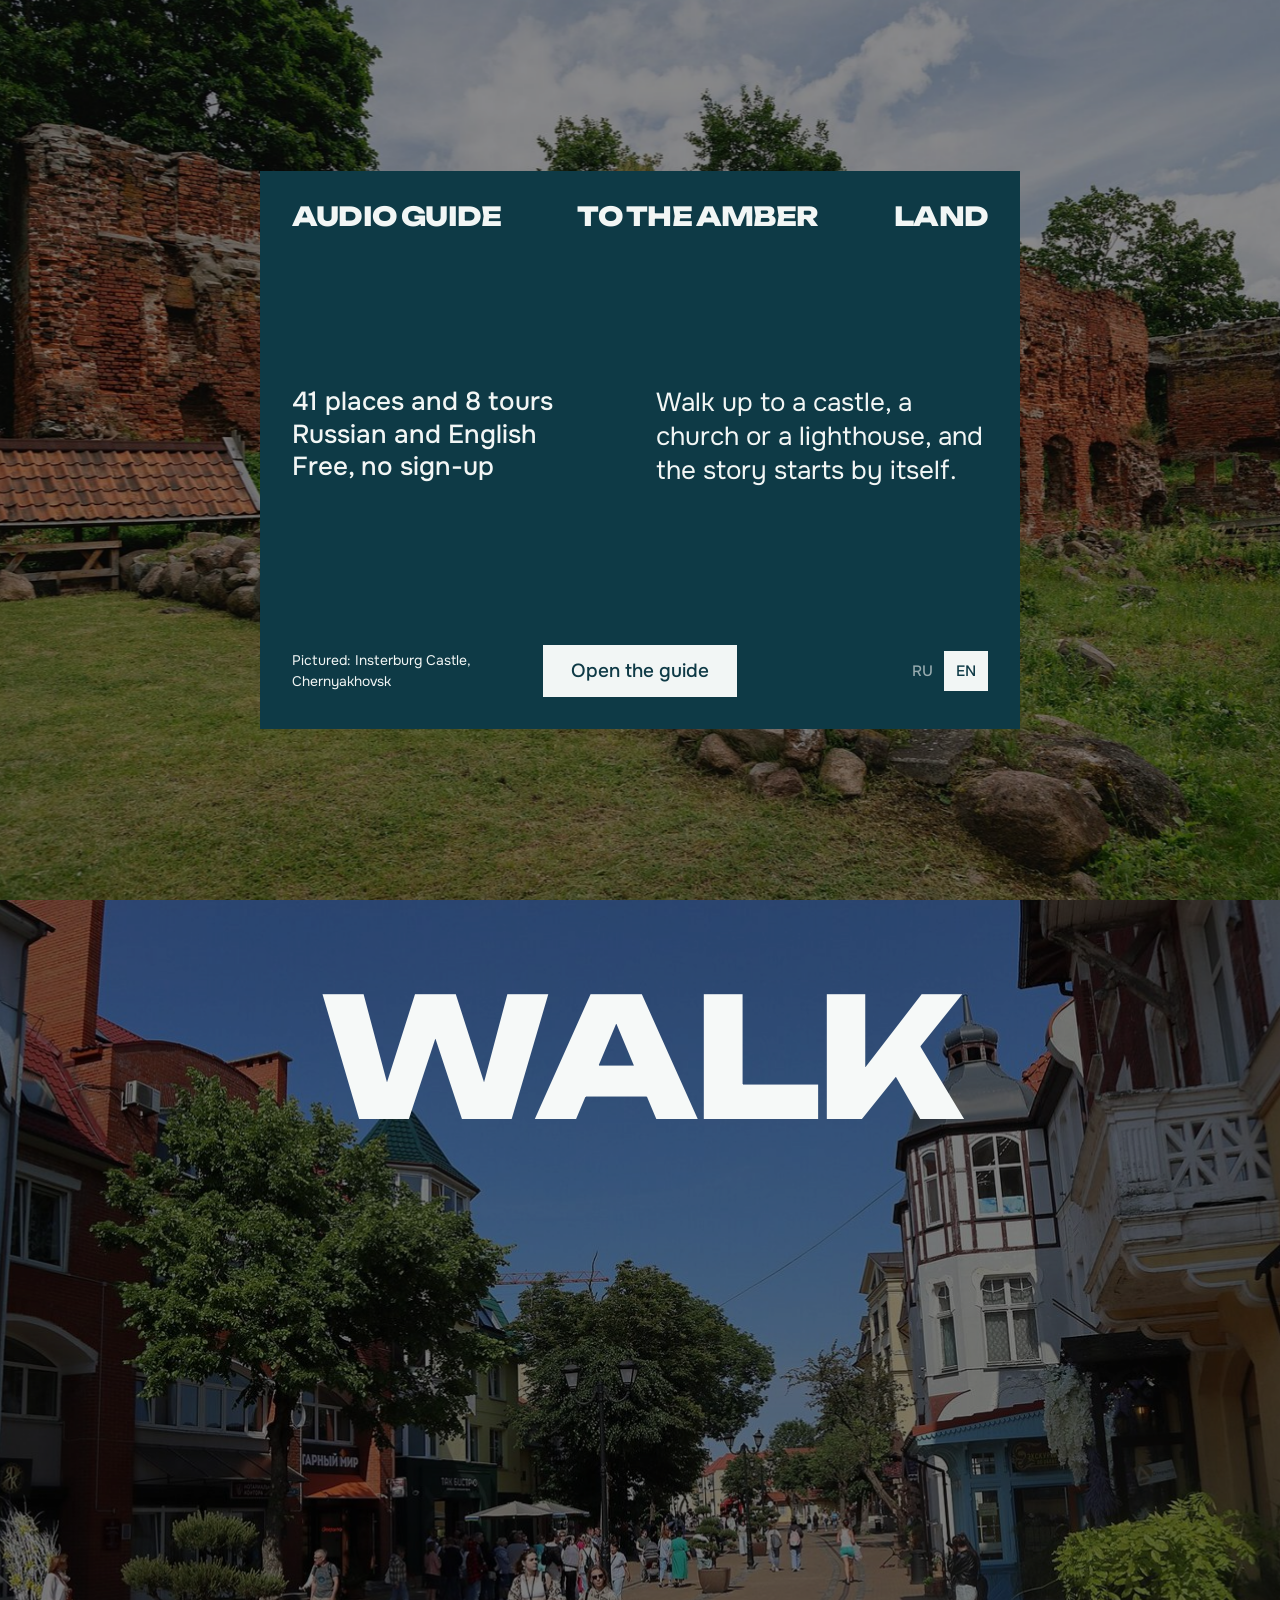
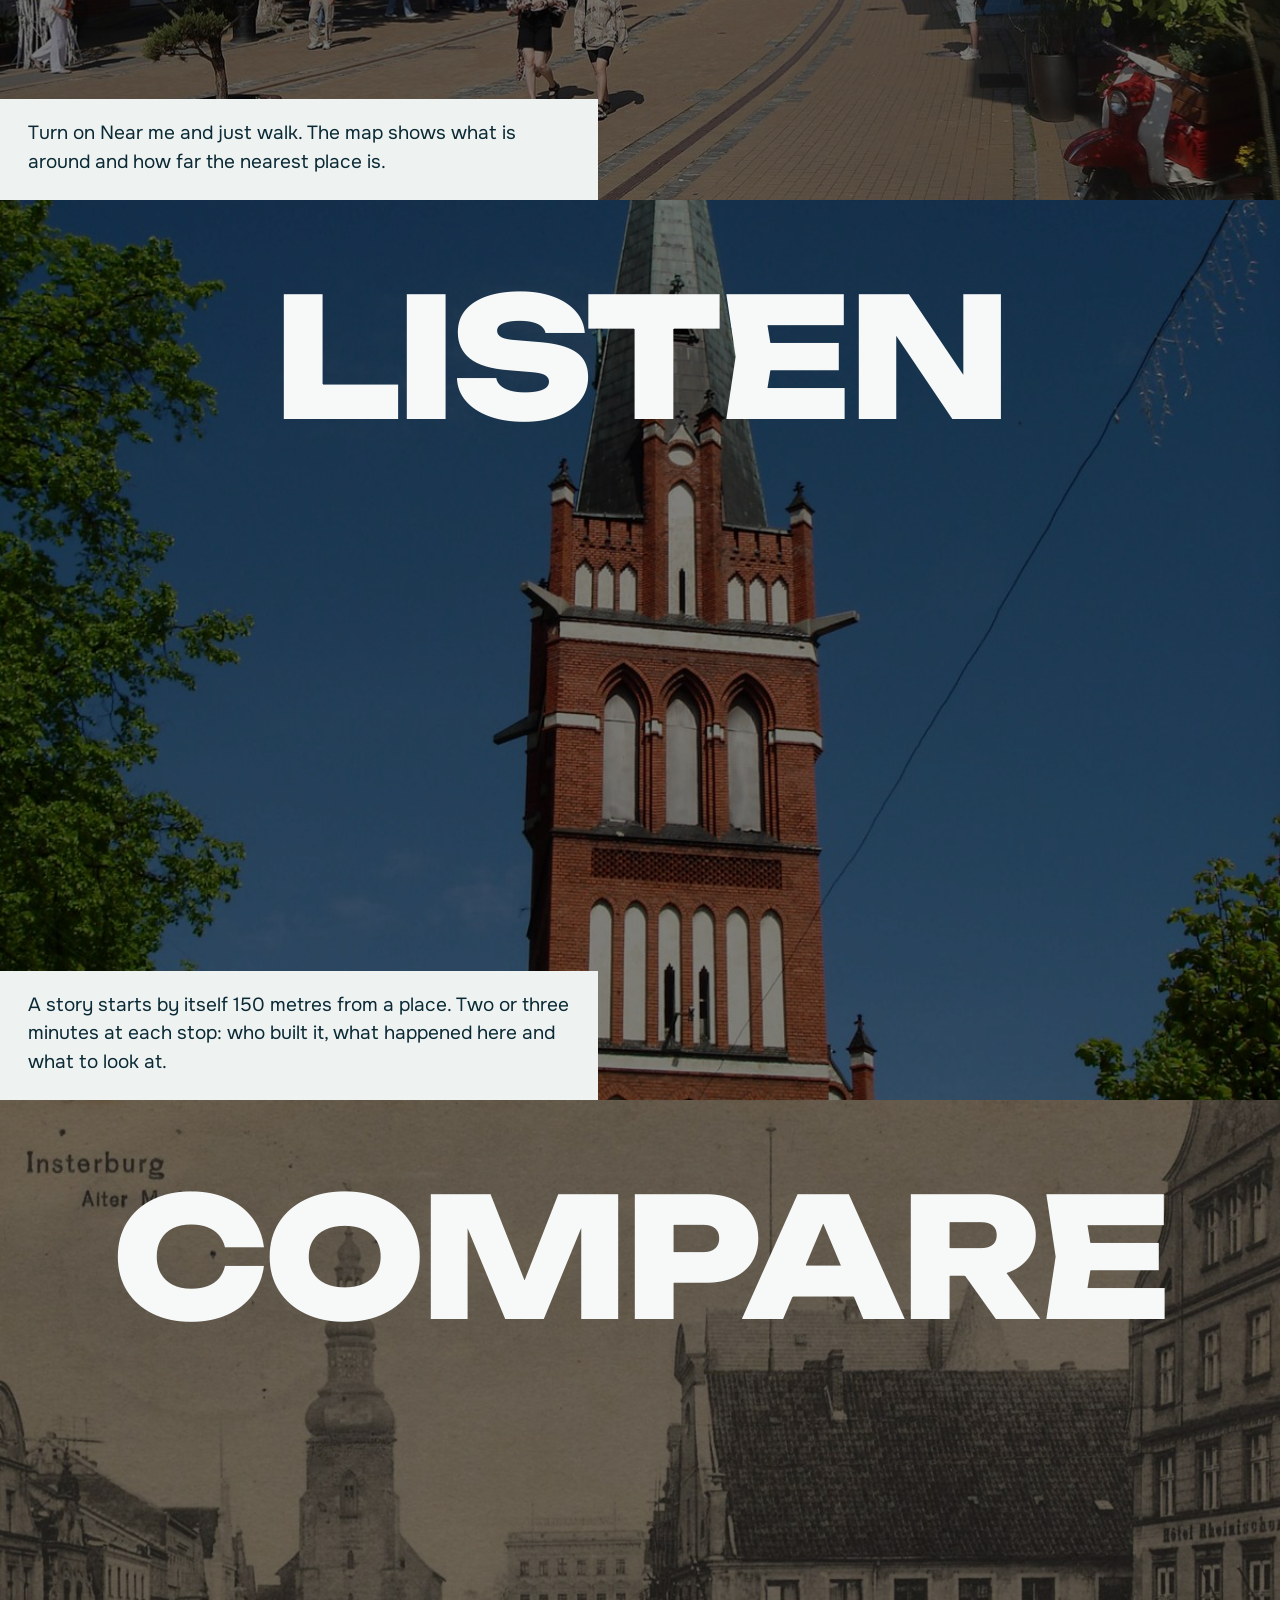
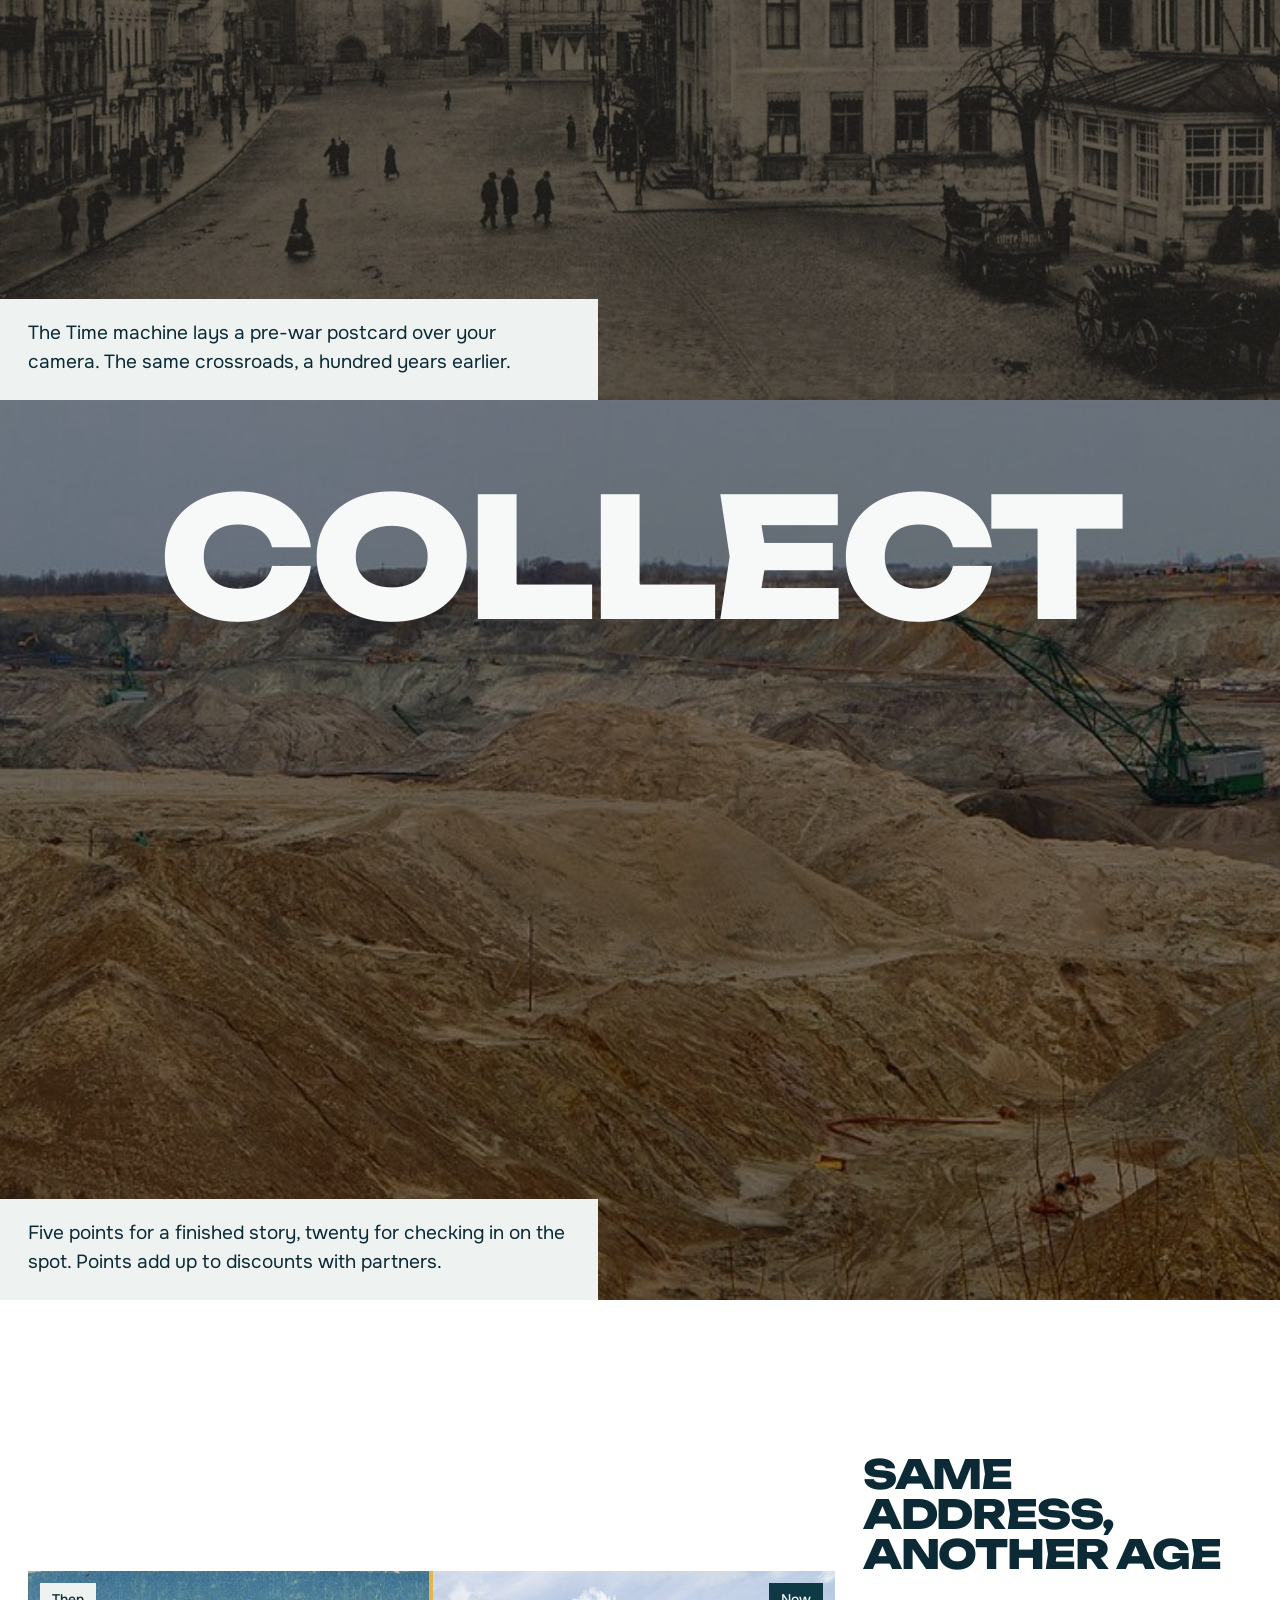
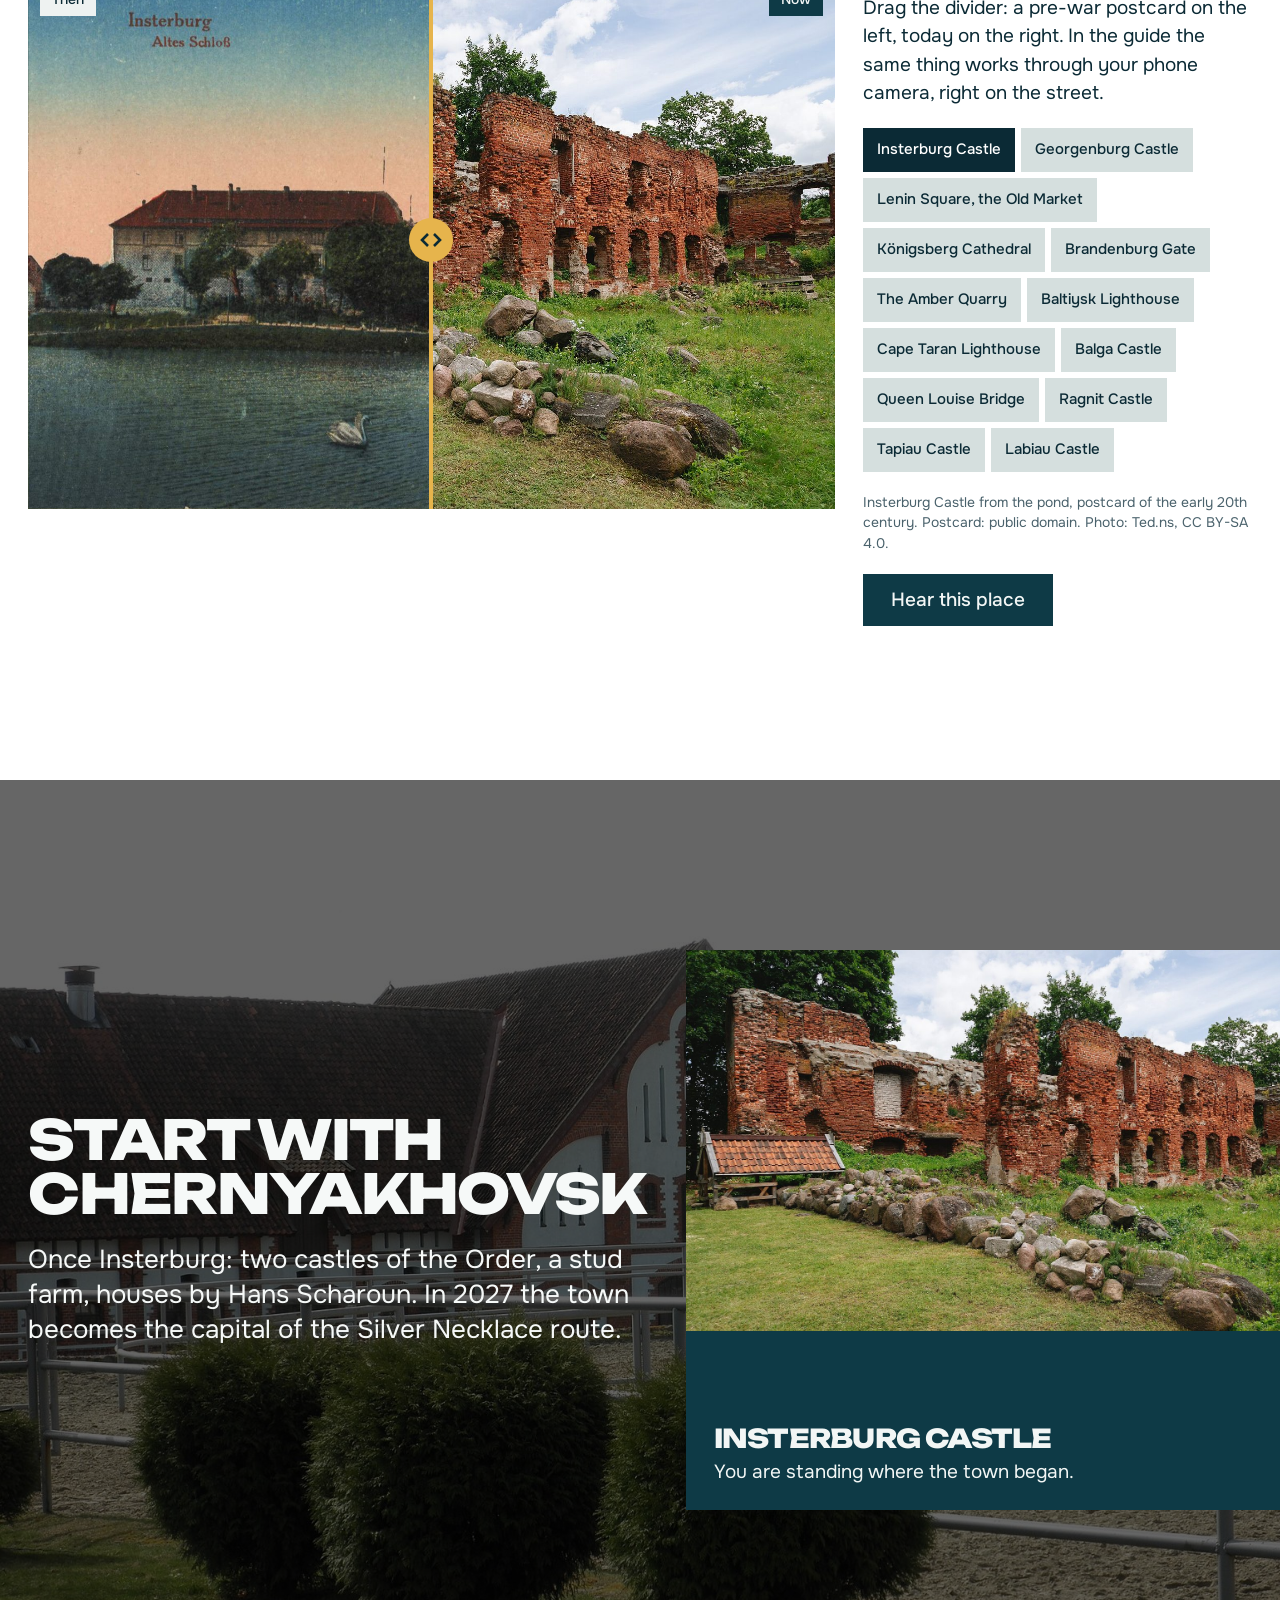
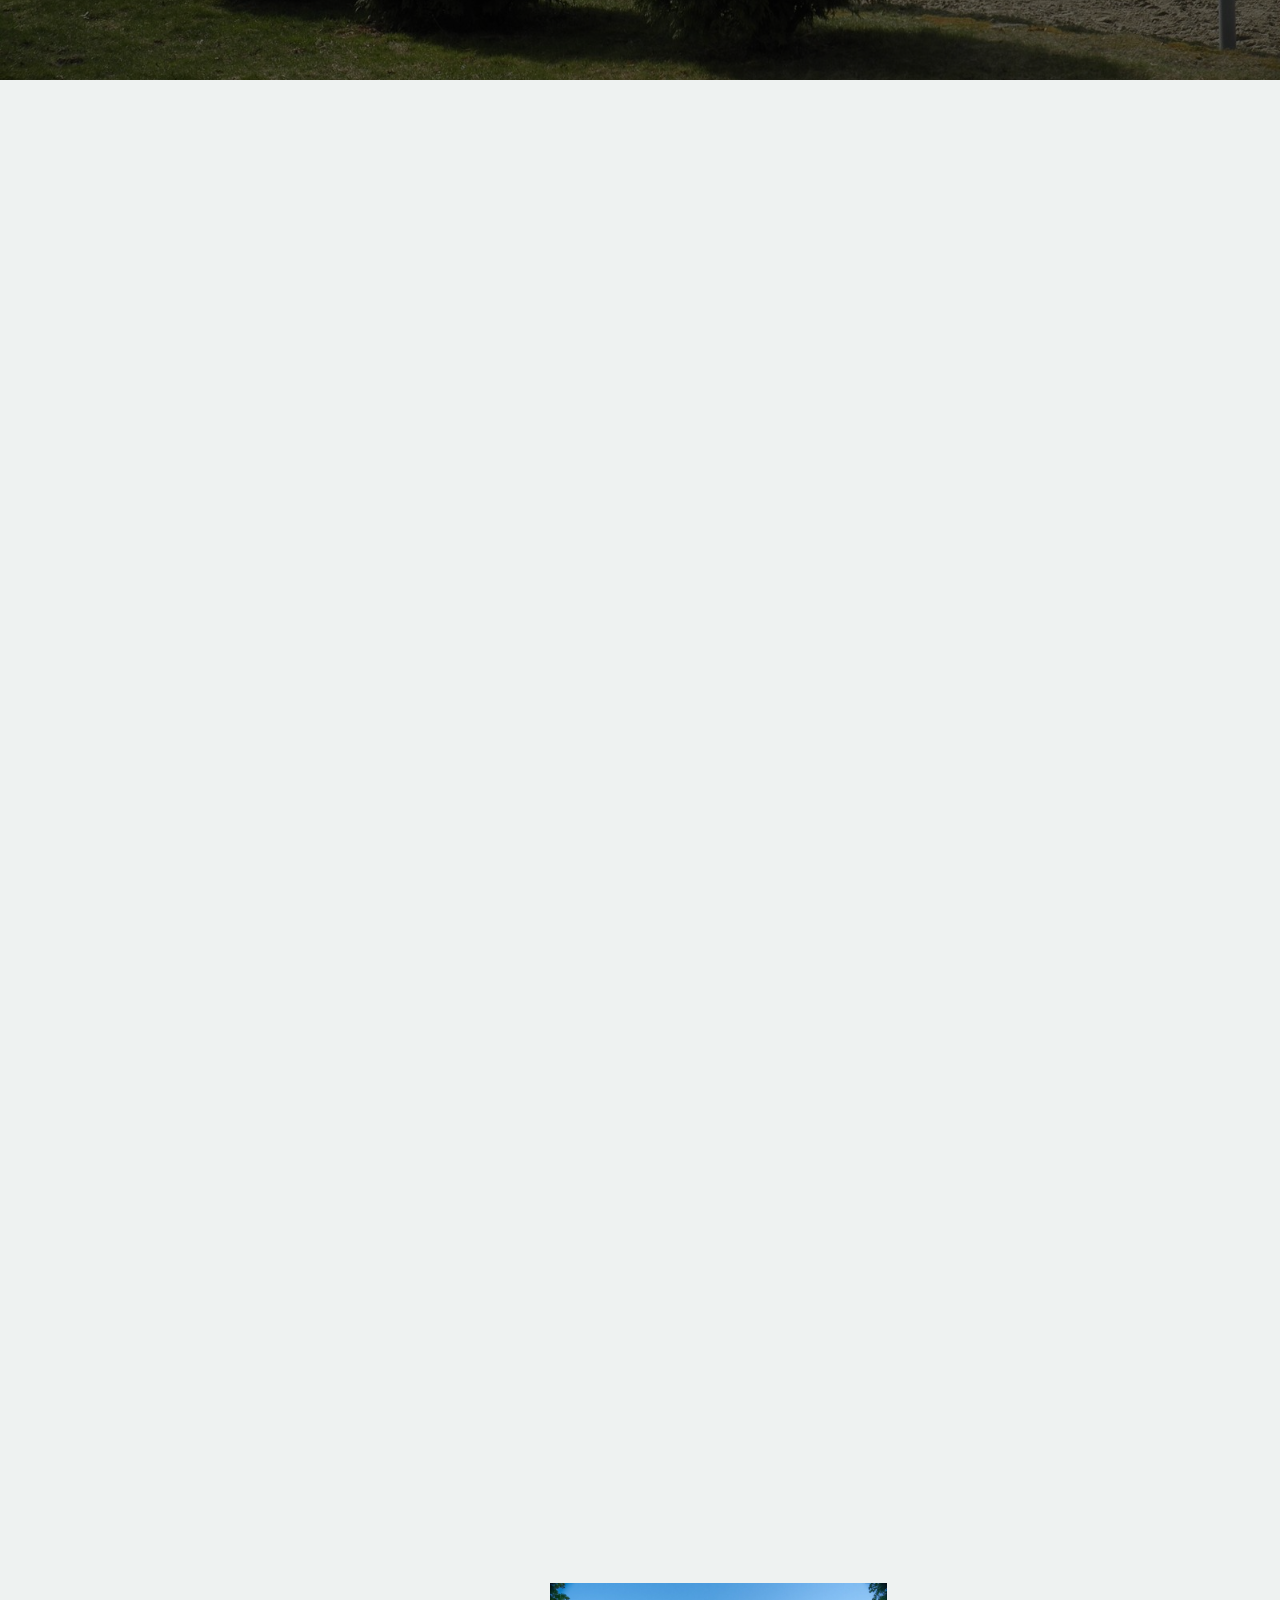
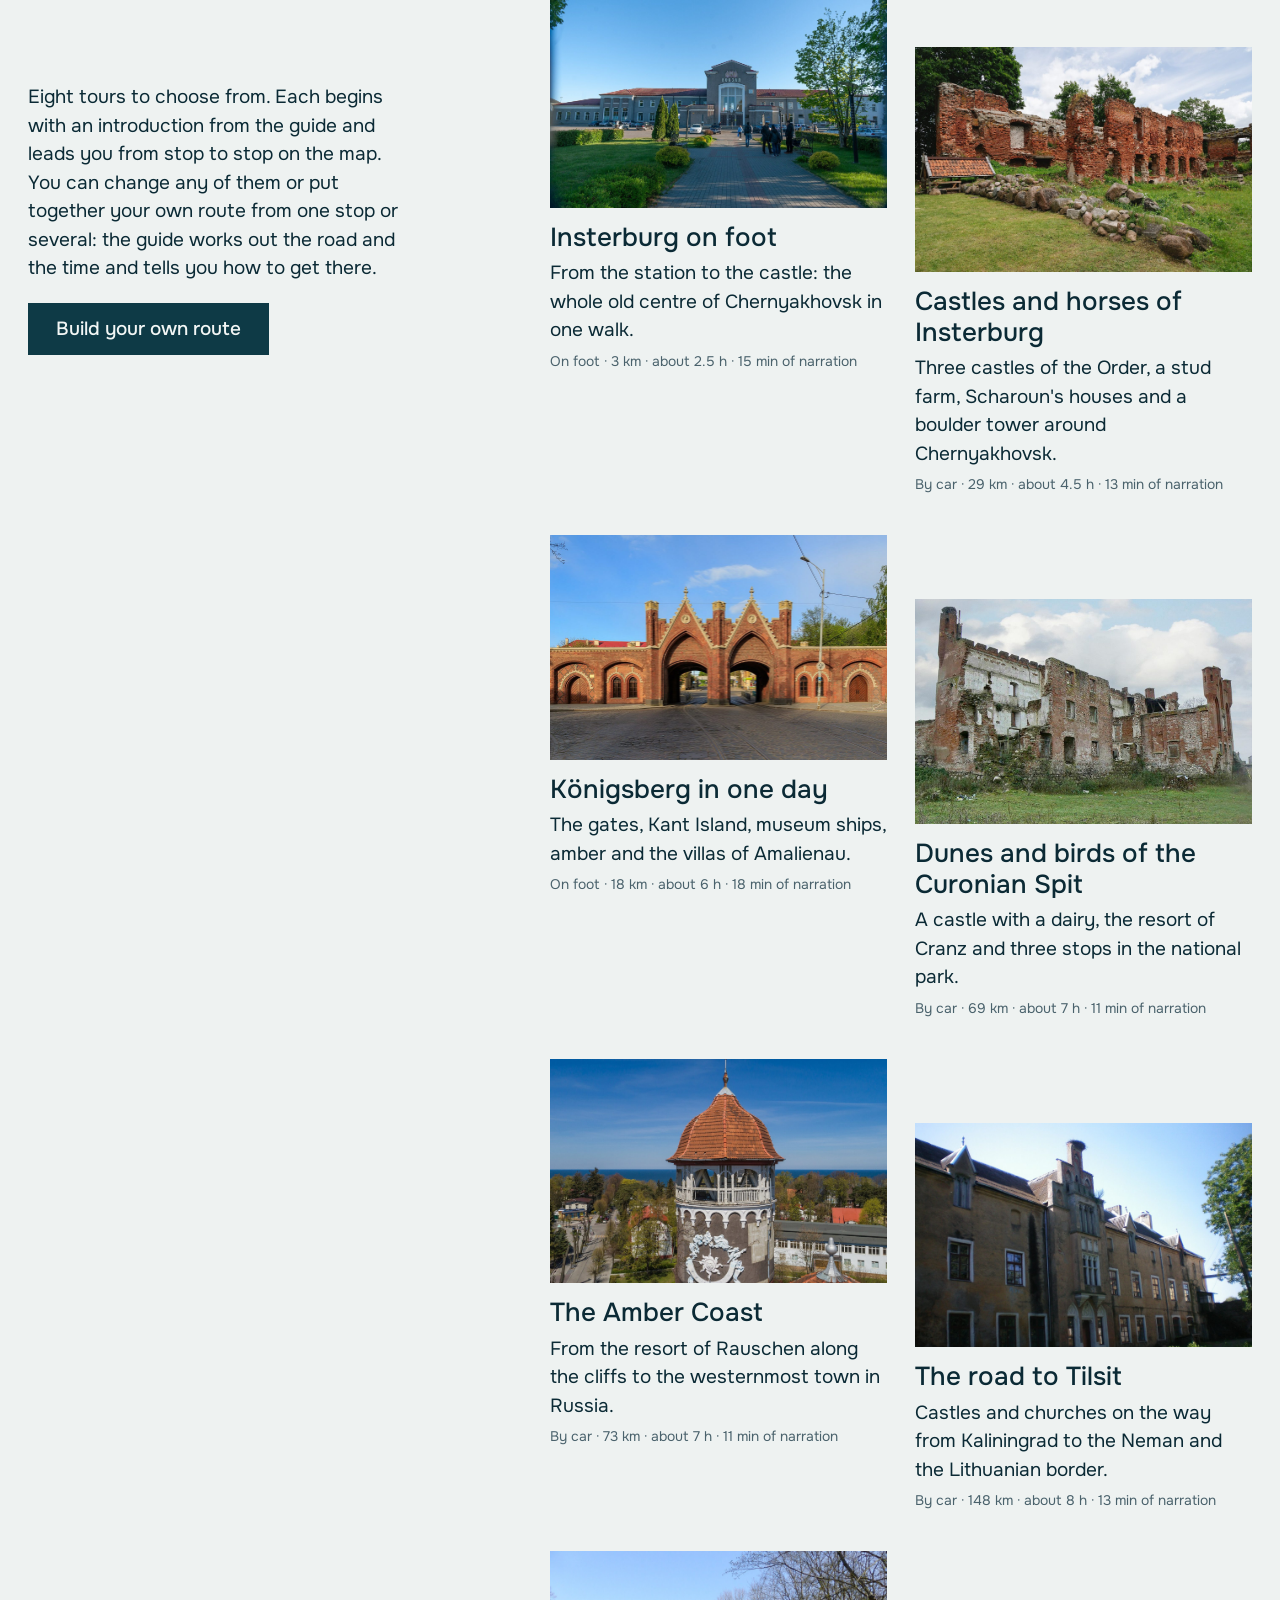
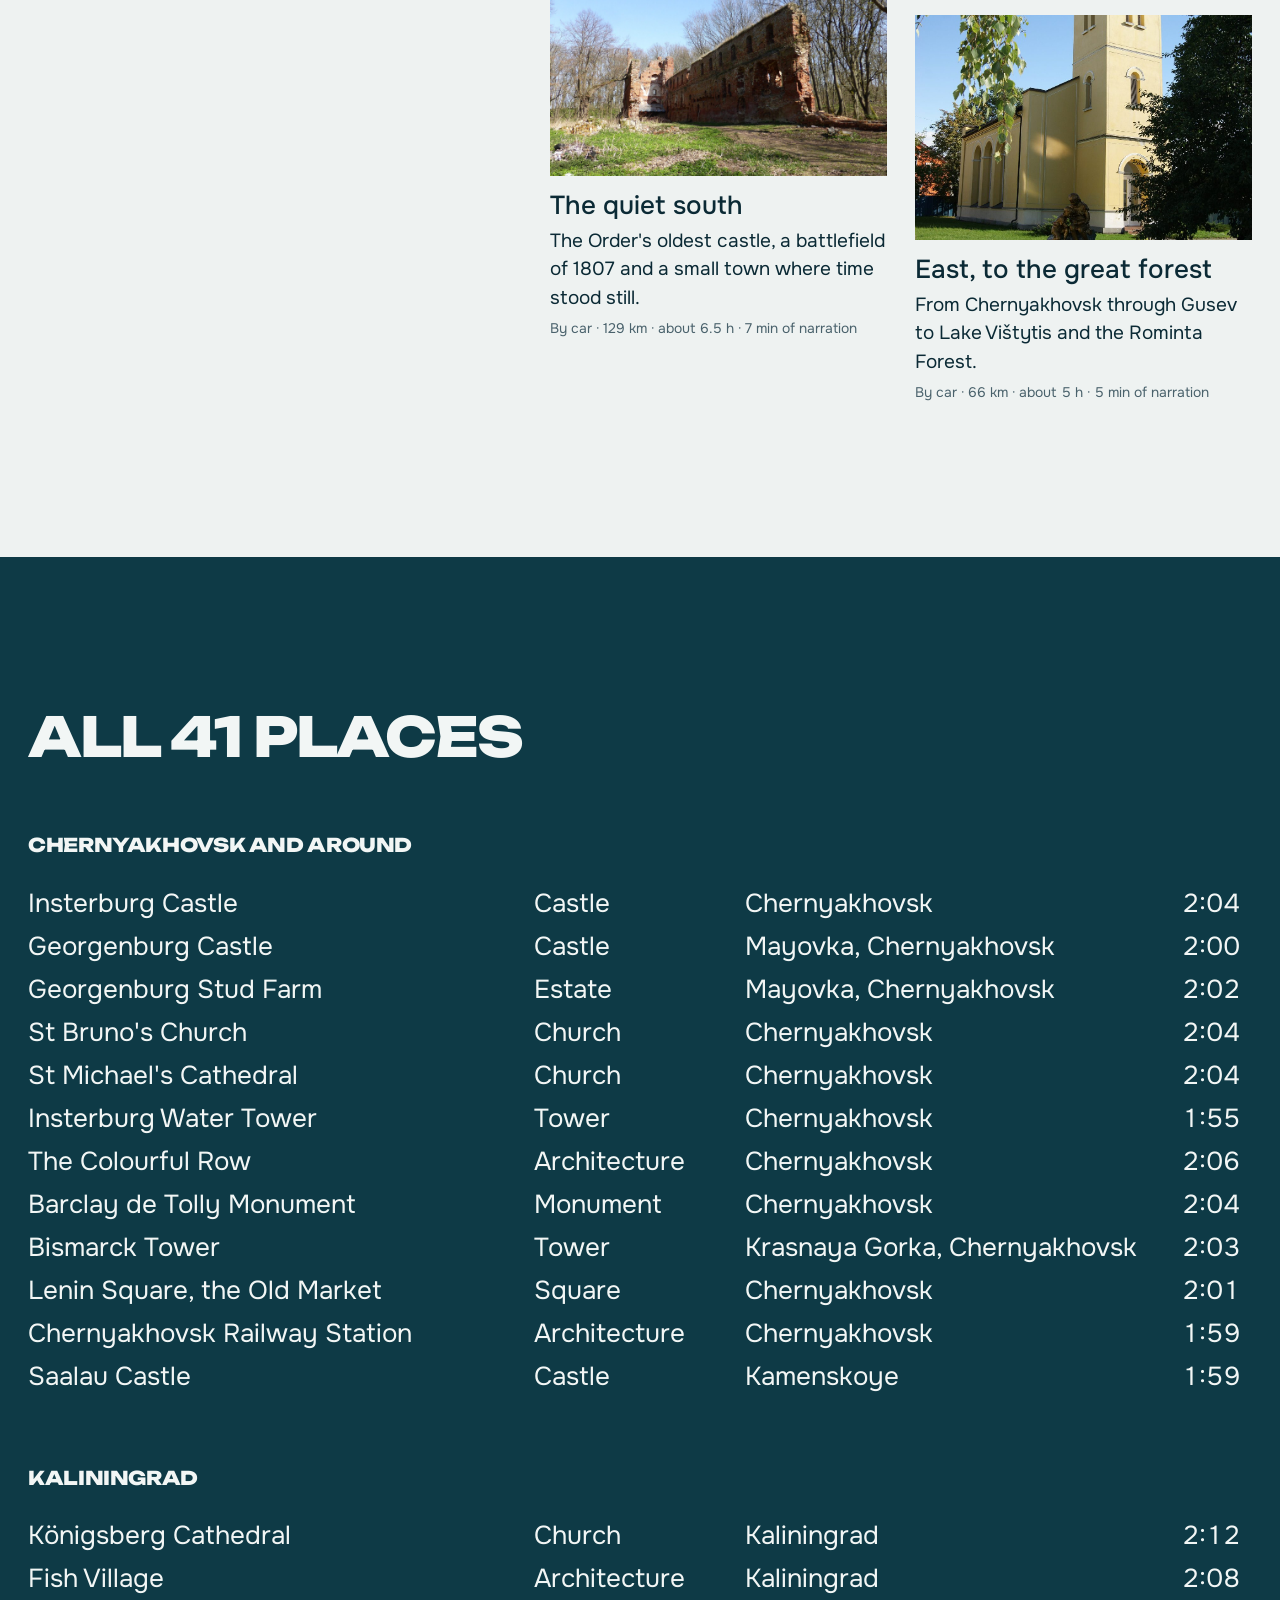
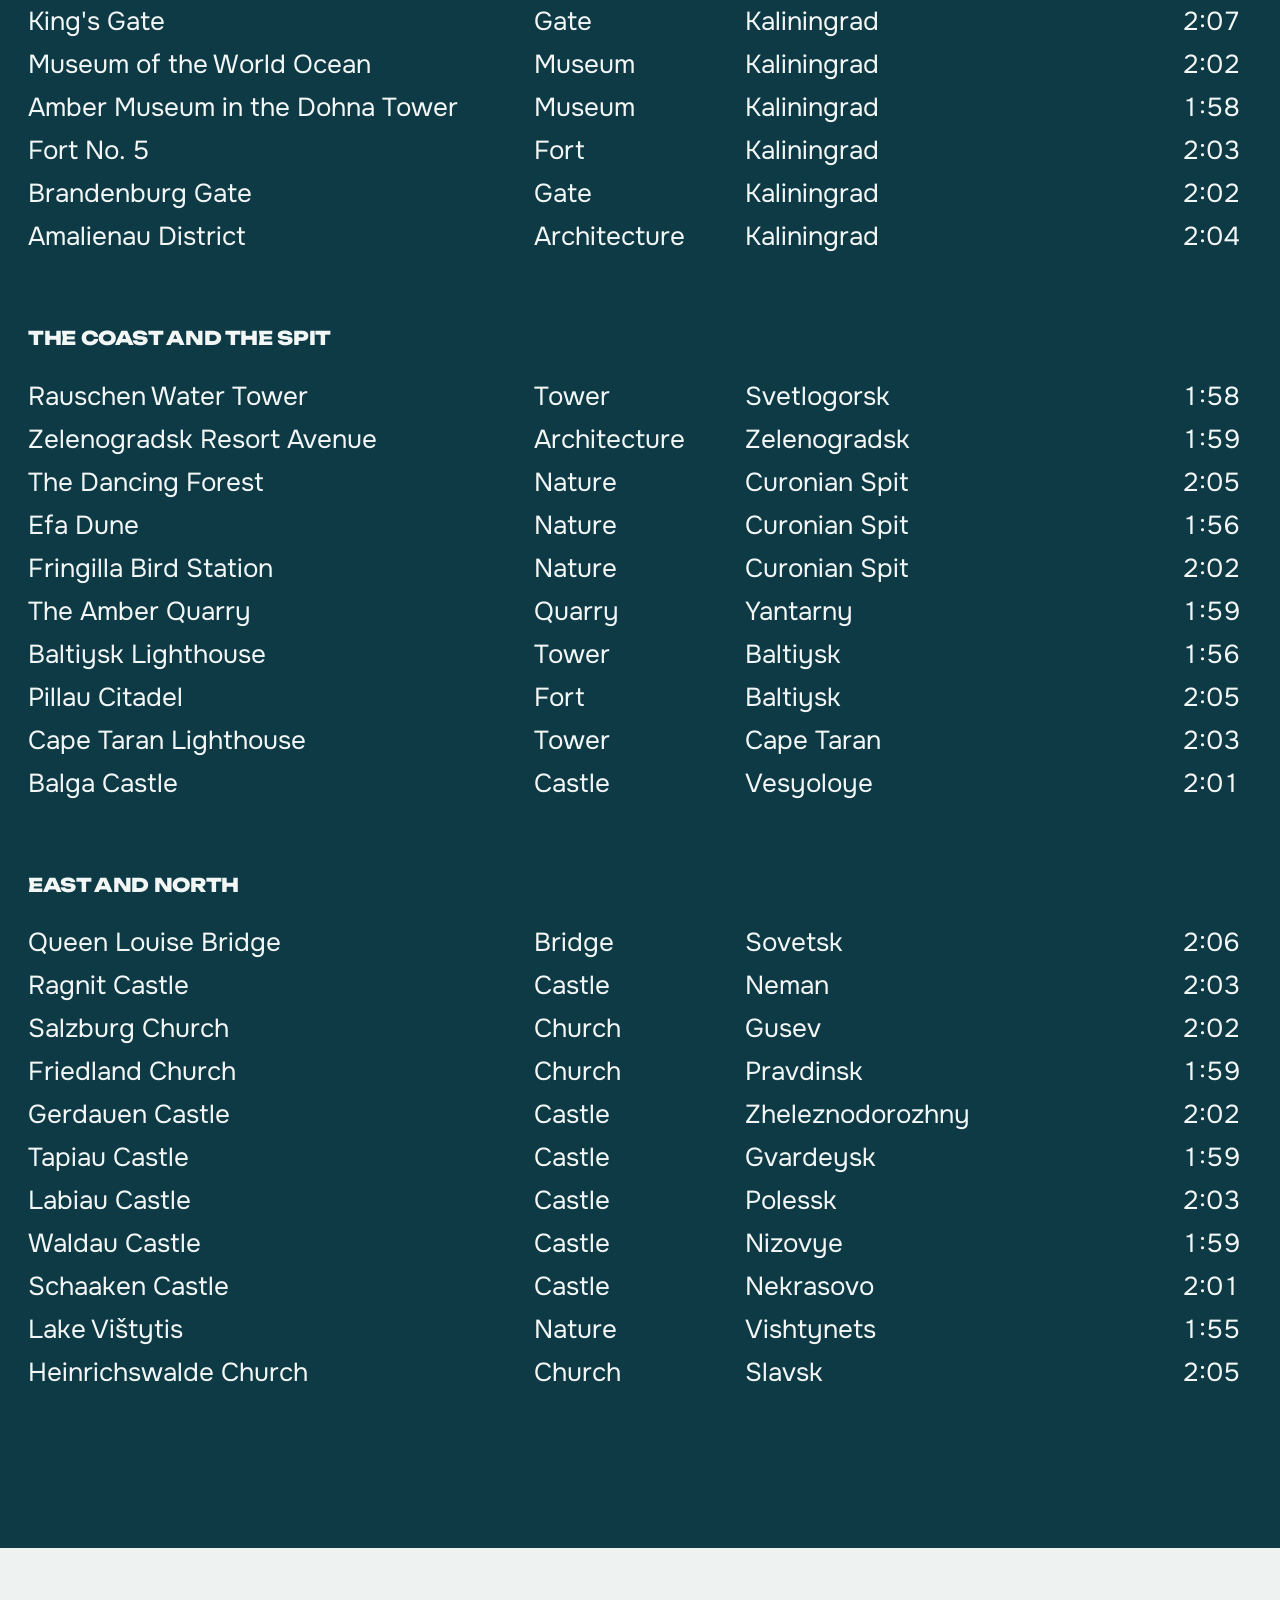
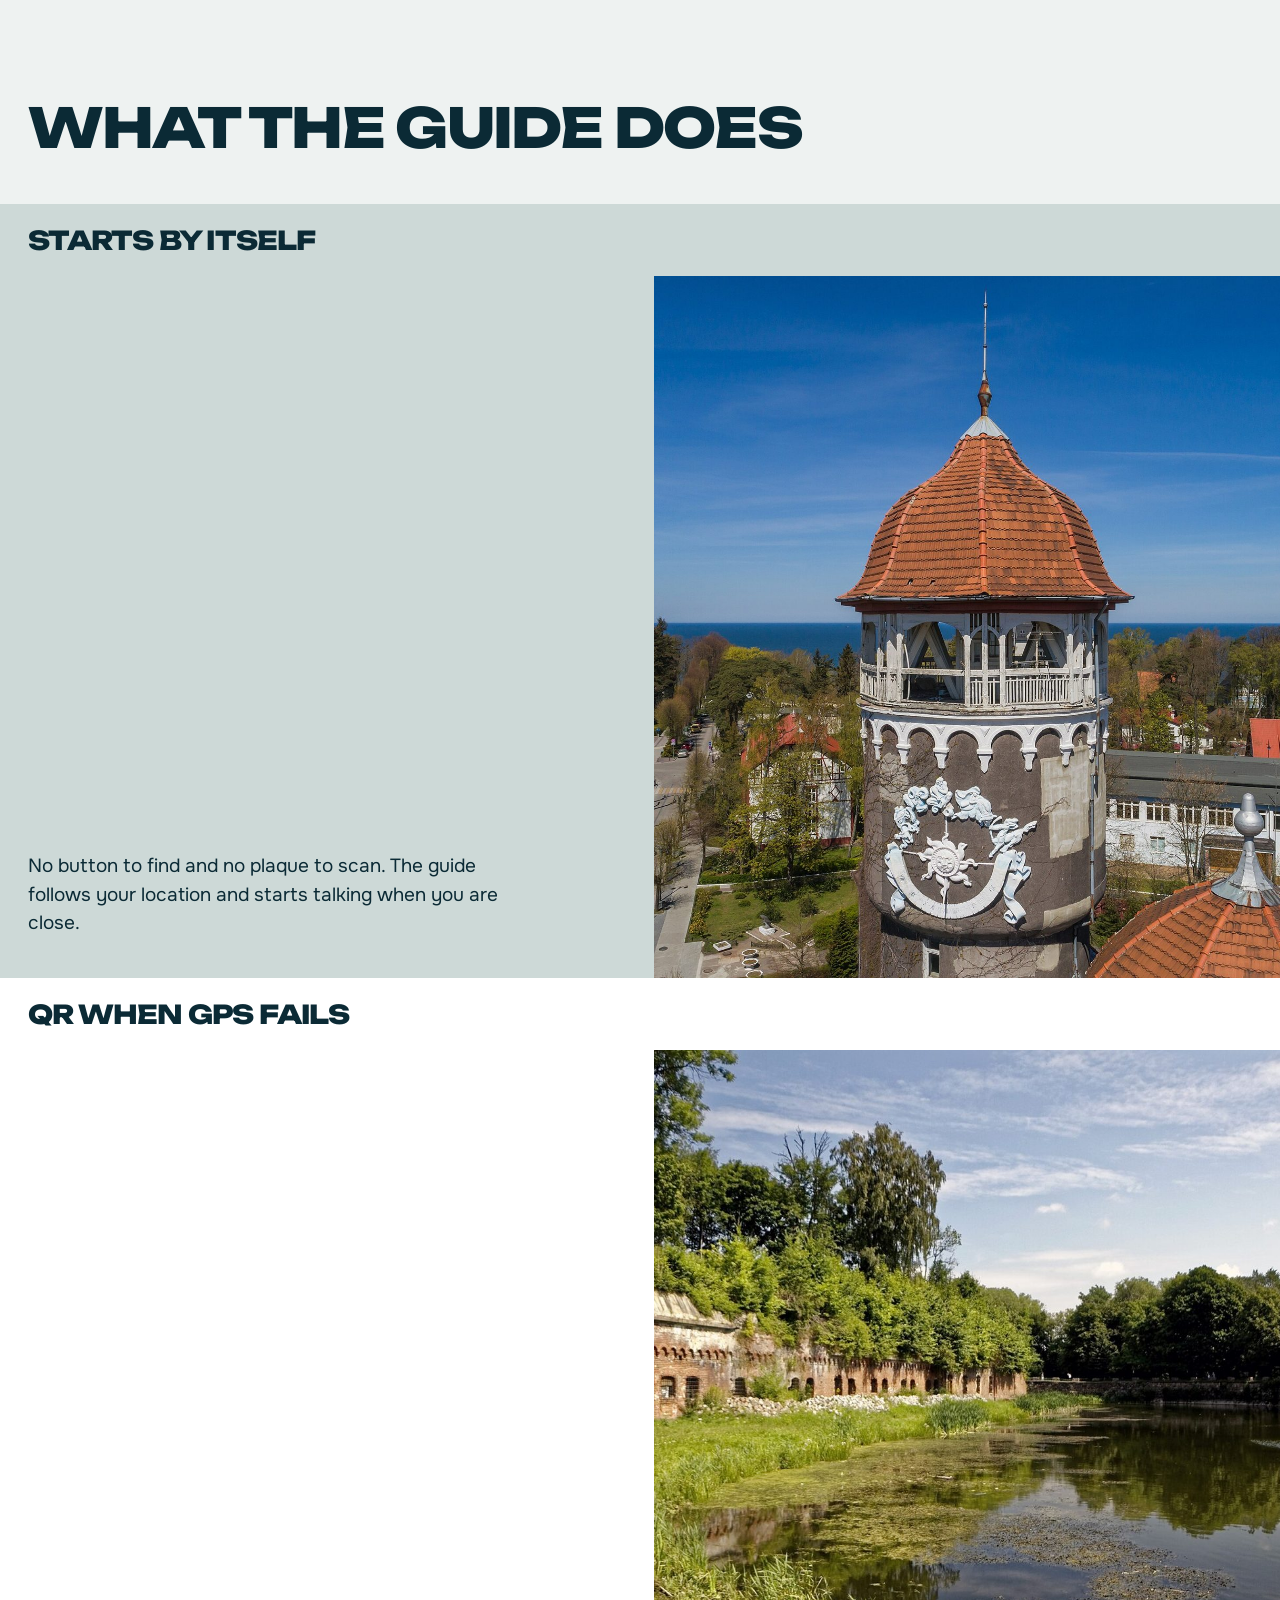
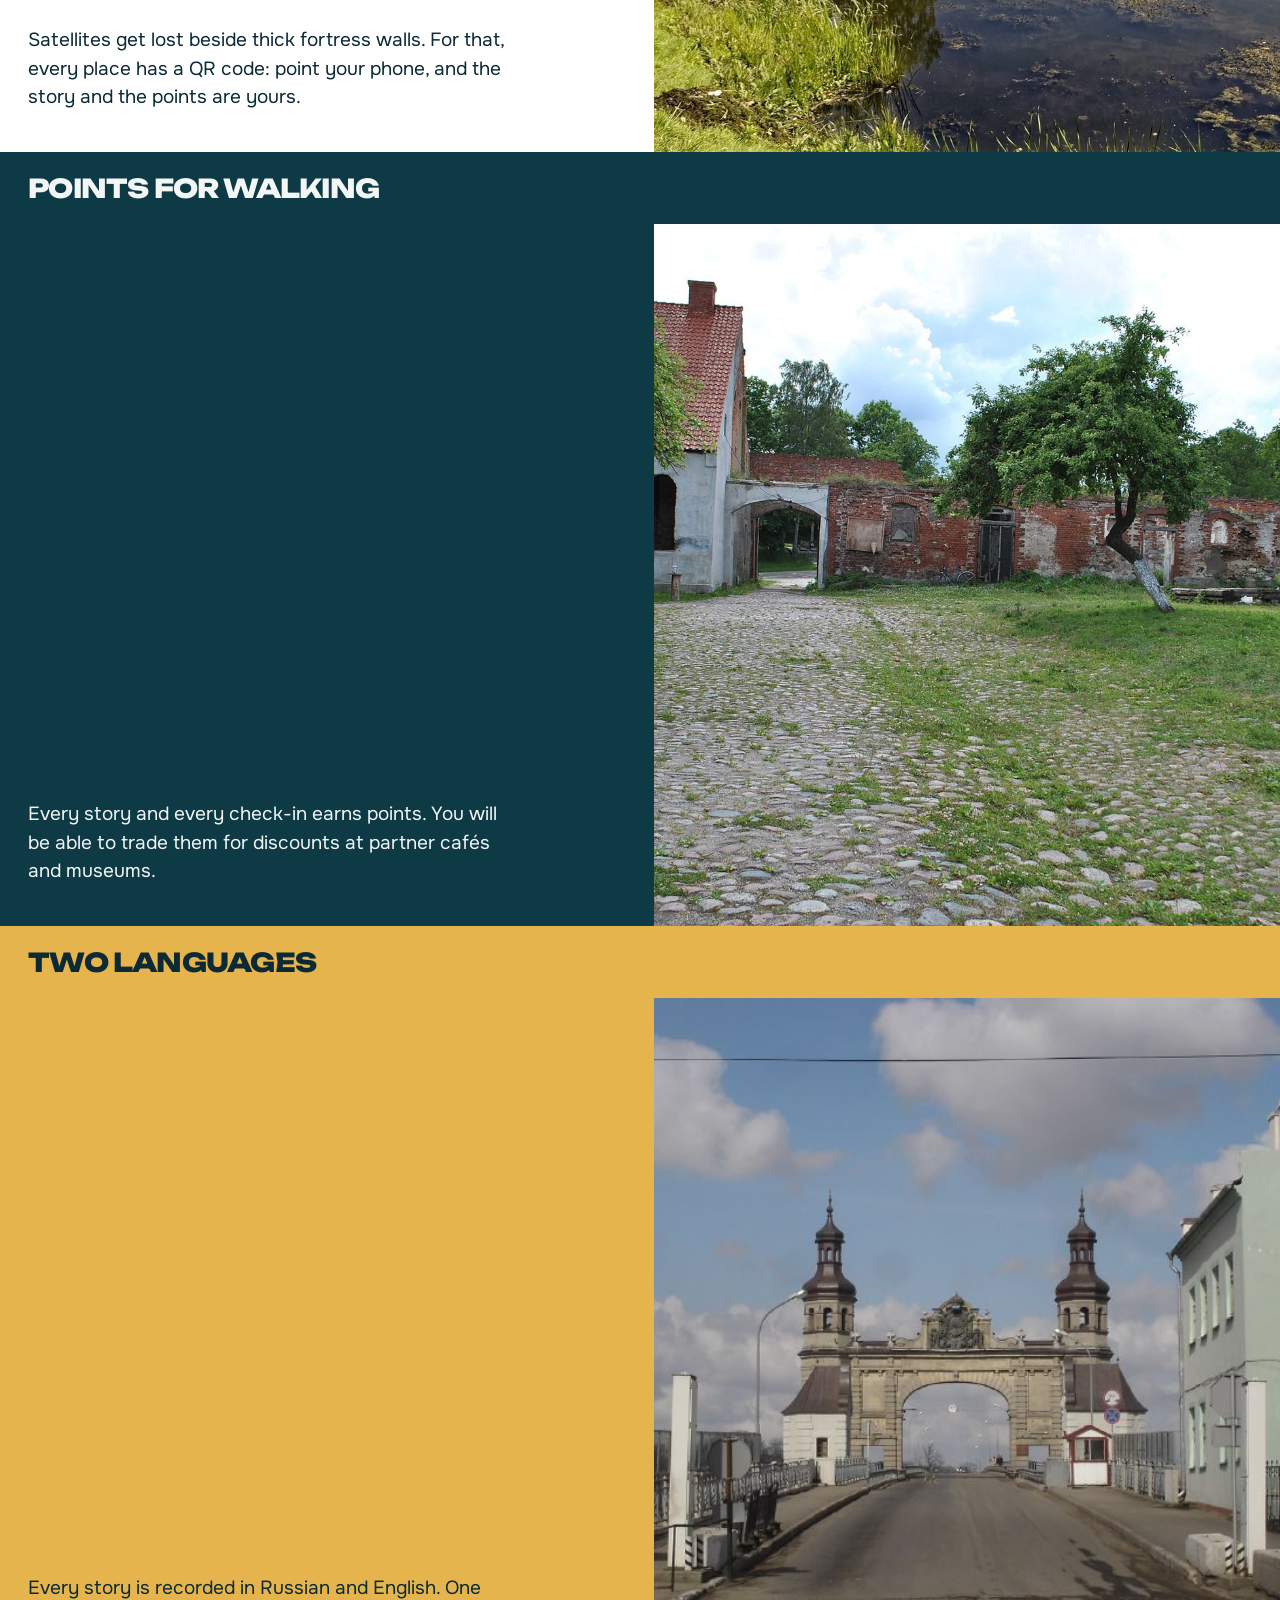
<file: index.html>
<!doctype html>
<html lang="ru">
<head>
  <meta charset="utf-8">
  <meta name="viewport" content="width=device-width, initial-scale=1, viewport-fit=cover">
  <title>Аудио гид по Калининградской области — Черняховск, замки, побережье</title>
  <meta name="description" content="Аудиогид-квест по Калининградской области: 41 место, истории на русском и английском, «Машина времени» со старыми открытками и баллы за прогулку.">
  <meta name="theme-color" content="#0e3a46">
  <link rel="icon" href="favicon.svg" type="image/svg+xml">
  <link rel="manifest" href="manifest.webmanifest">
  <script>document.documentElement.classList.add('js');</script>
  <script type="module" crossorigin src="./assets/main-DGgPsfpq.js"></script>
  <link rel="modulepreload" crossorigin href="./assets/timemachine-Dl1xCkax.js">
  <link rel="stylesheet" crossorigin href="./assets/timemachine-BPMNkGm7.css">
  <link rel="stylesheet" crossorigin href="./assets/main-BcWe6ME8.css">
</head>
<body class="landing">

  <!-- Hero: a programme card over a dim room -->
  <header class="hero">
    <img class="hero__photo" src="img/places/insterburg-castle.jpg" alt="" width="1600" height="1067" fetchpriority="high">
    <div class="hero__card on-amber">
      <h1 class="hero__title display">
        <span data-i18n="h1a">Аудиогид</span>
        <span data-i18n="h1b">по янтарному</span>
        <span data-i18n="h1c">краю</span>
      </h1>
      <div class="hero__body">
        <ul class="hero__facts">
          <li data-i18n="fact1">41 место и 8 экскурсий</li>
          <li data-i18n="fact2">Русский и английский</li>
          <li data-i18n="fact3">Бесплатно, без регистрации</li>
        </ul>
        <p class="hero__lead" data-i18n="lead">Подойдите к замку, кирхе или маяку — и рассказ начнётся сам.</p>
      </div>
      <div class="hero__foot">
        <span class="hero__credit" data-i18n="heroCredit">На фото: замок Инстербург, Черняховск</span>
        <a class="btn btn--ink" href="guide.html" data-i18n="open">Открыть гид</a>
        <div class="lang" role="group" data-i18n-attr="aria-label:language">
          <button type="button" data-lang-btn="ru">RU</button>
          <button type="button" data-lang-btn="en">EN</button>
        </div>
      </div>
    </div>
  </header>

  <main>
    <!-- How it works: one verb at a time -->
    <section class="verbs" id="how" data-i18n-attr="aria-label:howLabel">
      <article class="verb">
        <img src="img/places/zelenogradsk.jpg" alt="" width="1600" height="898" loading="lazy">
        <div class="verb__word"><h2 class="display" data-i18n="v1">Иди</h2></div>
        <p class="verb__text" data-i18n="v1t">Включите «Рядом со мной» и просто гуляйте. Карта покажет, что вокруг и сколько до ближайшей точки.</p>
      </article>
      <article class="verb">
        <img src="img/places/st-bruno.jpg" alt="" width="1067" height="1600" loading="lazy">
        <div class="verb__word"><h2 class="display" data-i18n="v2">Слушай</h2></div>
        <p class="verb__text" data-i18n="v2t">За 150 метров до места рассказ запускается сам. Две-три минуты у каждой точки: кто строил, что здесь случилось и на что смотреть.</p>
      </article>
      <article class="verb">
        <img src="img/places/alter-markt-then.jpg" alt="" width="1600" height="1011" loading="lazy">
        <div class="verb__word"><h2 class="display" data-i18n="v3">Сравни</h2></div>
        <p class="verb__text" data-i18n="v3t">«Машина времени» кладёт довоенную открытку поверх камеры. Тот же перекрёсток, только сто лет назад.</p>
      </article>
      <article class="verb">
        <img src="img/places/yantarny.jpg" alt="" width="1600" height="488" loading="lazy">
        <div class="verb__word"><h2 class="display" data-i18n="v4">Собирай</h2></div>
        <p class="verb__text" data-i18n="v4t">Пять баллов за дослушанную историю, двадцать — за отметку на месте. Баллы копятся на скидки у партнёров.</p>
      </article>
    </section>

    <!-- The live thing: the time machine -->
    <section class="machine" id="machine">
      <div class="machine__stage" id="machineStage" data-reveal></div>
      <div class="machine__side">
        <h2 class="head display" data-reveal data-i18n="tmHead">Тот же адрес, другой век</h2>
        <p data-reveal data-i18n="tmText">Потяните границу: слева довоенная открытка, справа сегодняшний снимок. В гиде то же самое работает через камеру телефона, прямо на улице.</p>
        <div class="machine__picker" id="machinePicker" role="group" data-reveal data-i18n-attr="aria-label:tmPick"></div>
        <p class="machine__caption" id="machineCaption" data-reveal></p>
        <a class="btn" id="machineLink" href="guide.html" data-reveal data-i18n="tmOpen">Послушать это место</a>
      </div>
    </section>

    <!-- Showcase: cards crossing a held photograph -->
    <section class="cross" id="chernyakhovsk">
      <div class="cross__stage">
        <img class="cross__ground" src="img/places/georgenburg-stud.jpg" alt="" width="1600" height="1200">
        <div class="cross__track" id="crossTrack">
          <div class="cross__intro">
            <h2 class="head display" data-i18n="crossHead">Начните с Черняховска</h2>
            <p data-i18n="crossText">Бывший Инстербург: два орденских замка, конный завод, дома Ганса Шаруна. В 2027 году город станет столицей «Серебряного ожерелья».</p>
          </div>
        </div>
      </div>
    </section>

    <!-- Ready-made routes -->
    <section class="tours" id="routes">
      <div class="tours__head">
        <h2 class="head display" data-reveal data-i18n="toursHead">Готовые маршруты</h2>
        <p data-reveal data-i18n="toursText">Восемь экскурсий на выбор. Каждая начинается со вступления гида и ведёт от точки к точке по карте. Любую можно изменить под себя или собрать свой маршрут из одной или нескольких остановок: гид посчитает дорогу, время и подскажет, как добраться.</p>
        <a class="btn" href="guide.html#routes" data-reveal data-i18n="toursBtn">Собрать свой маршрут</a>
      </div>
      <div class="tours__list" id="tours"></div>
    </section>

    <!-- The list: line-up at one type size -->
    <section class="lineup on-amber" id="places">
      <h2 class="head display" data-reveal data-i18n="listHead">Все 41 место</h2>
      <div class="lineup__table" id="lineup"></div>
    </section>

    <!-- Features: stacking colour sheets -->
    <section class="stack" id="features">
      <h2 class="head display" data-reveal data-i18n="featHead">Что умеет гид</h2>
      <article class="sheet-f sheet-f--1">
        <h3 class="display" data-i18n="f1">Включается сам</h3>
        <p data-i18n="f1t">Не нужно искать кнопку или наводить камеру на табличку. Гид следит за геолокацией и начинает рассказ, когда вы рядом.</p>
        <img src="img/places/rauschen-tower.jpg" alt="" width="1280" height="1066" loading="lazy">
      </article>
      <article class="sheet-f sheet-f--2">
        <h3 class="display" data-i18n="f2">QR вместо GPS</h3>
        <p data-i18n="f2t">У толстых крепостных стен спутники теряются. На этот случай у каждой точки есть QR-код: навели телефон — история и баллы ваши.</p>
        <img src="img/places/fort5.jpg" alt="" width="1600" height="1067" loading="lazy">
      </article>
      <article class="sheet-f sheet-f--3">
        <h3 class="display" data-i18n="f3">Баллы за прогулку</h3>
        <p data-i18n="f3t">Каждая история и каждая отметка на месте приносят баллы. Их можно будет менять на скидки в кафе и музеях-партнёрах.</p>
        <img src="img/places/georgenburg.jpg" alt="" width="1600" height="1074" loading="lazy">
      </article>
      <article class="sheet-f sheet-f--4">
        <h3 class="display" data-i18n="f4">Два языка</h3>
        <p data-i18n="f4t">Все истории записаны на русском и английском. Язык переключается одной кнопкой, прогресс и баллы остаются.</p>
        <img src="img/places/queen-louise-bridge.jpg" alt="" width="1600" height="1200" loading="lazy">
      </article>
    </section>

    <!-- Pricing: the ticket -->
    <section class="fare" id="premium">
      <h2 class="visually-hidden" data-i18n="fareLabel">Премиум-маршрут</h2>
      <div class="ticket">
        <div class="ticket__main">
          <p class="ticket__title display" data-i18n="fareTitle">Премиум-маршрут</p>
          <ul class="ticket__lines">
            <li data-i18n="fare1">Инстербург за один день</li>
            <li data-i18n="fare2">12 точек Черняховска подряд</li>
            <li data-i18n="fare3">Продажи ещё не открыты</li>
            <li data-i18n="fare4">Все 41 история сейчас бесплатны</li>
          </ul>
        </div>
        <div class="ticket__stub">
          <p class="ticket__price display">300 ₽</p>
          <a class="btn" href="guide.html" data-i18n="fareBtn">Слушать бесплатно</a>
        </div>
      </div>
    </section>

    <!-- Closing photograph -->
    <section class="last">
      <img src="img/places/efa.jpg" alt="" width="1600" height="1067">
      <div class="last__text">
        <h2 class="head display" data-reveal data-i18n="lastHead">Наденьте наушники</h2>
        <p data-reveal data-i18n="lastText">Гид открывается в браузере телефона. Ничего не нужно скачивать: откройте карту и идите к ближайшей точке.</p>
        <a class="btn btn--pale" href="guide.html" data-reveal data-i18n="open">Открыть гид</a>
      </div>
    </section>
  </main>

  <footer class="foot">
    <details class="credits" id="credits">
      <summary data-i18n="creditsHead">Авторы фотографий</summary>
      <p class="credits__list" id="creditsList"></p>
    </details>
    <div class="foot__line">
      <span data-i18n="footWhat">Аудиогид по Калининградской области</span>
      <nav>
        <a href="guide.html" data-i18n="footGuide">Гид</a>
        <a href="#routes" data-i18n="footRoutes">Маршруты</a>
        <a href="#places" data-i18n="footPlaces">Места</a>
        <a href="#machine" data-i18n="footMachine">Машина времени</a>
      </nav>
      <span data-i18n="footYear">2026 · учебный проект</span>
    </div>
  </footer>

</body>
</html>
</file>
<file: assets/timemachine-BPMNkGm7.css>
@font-face{font-family:Unbounded;font-style:normal;font-display:swap;font-weight:800;src:url([data-uri]) format("woff2"),url([data-uri]) format("woff");unicode-range:U+0460-052F,U+1C80-1C8A,U+20B4,U+2DE0-2DFF,U+A640-A69F,U+FE2E-FE2F}@font-face{font-family:Unbounded;font-style:normal;font-display:swap;font-weight:800;src:url(./unbounded-cyrillic-800-normal--HlTIRd4.woff2) format("woff2"),url(./unbounded-cyrillic-800-normal-DbsDaRyD.woff) format("woff");unicode-range:U+0301,U+0400-045F,U+0490-0491,U+04B0-04B1,U+2116}@font-face{font-family:Unbounded;font-style:normal;font-display:swap;font-weight:800;src:url(./unbounded-vietnamese-800-normal-CoK4UhqK.woff2) format("woff2"),url(./unbounded-vietnamese-800-normal-BESasFH0.woff) format("woff");unicode-range:U+0102-0103,U+0110-0111,U+0128-0129,U+0168-0169,U+01A0-01A1,U+01AF-01B0,U+0300-0301,U+0303-0304,U+0308-0309,U+0323,U+0329,U+1EA0-1EF9,U+20AB}@font-face{font-family:Unbounded;font-style:normal;font-display:swap;font-weight:800;src:url(./unbounded-latin-ext-800-normal-18_tL4n1.woff2) format("woff2"),url(./unbounded-latin-ext-800-normal-qEXaCaVG.woff) format("woff");unicode-range:U+0100-02BA,U+02BD-02C5,U+02C7-02CC,U+02CE-02D7,U+02DD-02FF,U+0304,U+0308,U+0329,U+1D00-1DBF,U+1E00-1E9F,U+1EF2-1EFF,U+2020,U+20A0-20AB,U+20AD-20C0,U+2113,U+2C60-2C7F,U+A720-A7FF}@font-face{font-family:Unbounded;font-style:normal;font-display:swap;font-weight:800;src:url(./unbounded-latin-800-normal-CN2Hxyoo.woff2) format("woff2"),url(./unbounded-latin-800-normal-Cjred_zf.woff) format("woff");unicode-range:U+0000-00FF,U+0131,U+0152-0153,U+02BB-02BC,U+02C6,U+02DA,U+02DC,U+0304,U+0308,U+0329,U+2000-206F,U+20AC,U+2122,U+2191,U+2193,U+2212,U+2215,U+FEFF,U+FFFD}@font-face{font-family:Onest;font-style:normal;font-display:swap;font-weight:400;src:url(./onest-cyrillic-ext-400-normal-C0aKJzIG.woff2) format("woff2"),url(./onest-cyrillic-ext-400-normal-CV3RJNZo.woff) format("woff");unicode-range:U+0460-052F,U+1C80-1C8A,U+20B4,U+2DE0-2DFF,U+A640-A69F,U+FE2E-FE2F}@font-face{font-family:Onest;font-style:normal;font-display:swap;font-weight:400;src:url(./onest-cyrillic-400-normal-BTdD9fLi.woff2) format("woff2"),url(./onest-cyrillic-400-normal-BQq8x-Ju.woff) format("woff");unicode-range:U+0301,U+0400-045F,U+0490-0491,U+04B0-04B1,U+2116}@font-face{font-family:Onest;font-style:normal;font-display:swap;font-weight:400;src:url(./onest-math-400-normal-BOdeoExJ.woff2) format("woff2"),url(./onest-math-400-normal-BoceZrtY.woff) format("woff");unicode-range:U+0302-0303,U+0305,U+0307-0308,U+0310,U+0312,U+0315,U+031A,U+0326-0327,U+032C,U+032F-0330,U+0332-0333,U+0338,U+033A,U+0346,U+034D,U+0391-03A1,U+03A3-03A9,U+03B1-03C9,U+03D1,U+03D5-03D6,U+03F0-03F1,U+03F4-03F5,U+2016-2017,U+2034-2038,U+203C,U+2040,U+2043,U+2047,U+2050,U+2057,U+205F,U+2070-2071,U+2074-208E,U+2090-209C,U+20D0-20DC,U+20E1,U+20E5-20EF,U+2100-2112,U+2114-2115,U+2117-2121,U+2123-214F,U+2190,U+2192,U+2194-21AE,U+21B0-21E5,U+21F1-21F2,U+21F4-2211,U+2213-2214,U+2216-22FF,U+2308-230B,U+2310,U+2319,U+231C-2321,U+2336-237A,U+237C,U+2395,U+239B-23B7,U+23D0,U+23DC-23E1,U+2474-2475,U+25AF,U+25B3,U+25B7,U+25BD,U+25C1,U+25CA,U+25CC,U+25FB,U+266D-266F,U+27C0-27FF,U+2900-2AFF,U+2B0E-2B11,U+2B30-2B4C,U+2BFE,U+3030,U+FF5B,U+FF5D,U+1D400-1D7FF,U+1EE00-1EEFF}@font-face{font-family:Onest;font-style:normal;font-display:swap;font-weight:400;src:url(./onest-symbols-400-normal-BKpJPZvB.woff2) format("woff2"),url(./onest-symbols-400-normal-Cyp7MkQ3.woff) format("woff");unicode-range:U+0001-000C,U+000E-001F,U+007F-009F,U+20DD-20E0,U+20E2-20E4,U+2150-218F,U+2190,U+2192,U+2194-2199,U+21AF,U+21E6-21F0,U+21F3,U+2218-2219,U+2299,U+22C4-22C6,U+2300-243F,U+2440-244A,U+2460-24FF,U+25A0-27BF,U+2800-28FF,U+2921-2922,U+2981,U+29BF,U+29EB,U+2B00-2BFF,U+4DC0-4DFF,U+FFF9-FFFB,U+10140-1018E,U+10190-1019C,U+101A0,U+101D0-101FD,U+102E0-102FB,U+10E60-10E7E,U+1D2C0-1D2D3,U+1D2E0-1D37F,U+1F000-1F0FF,U+1F100-1F1AD,U+1F1E6-1F1FF,U+1F30D-1F30F,U+1F315,U+1F31C,U+1F31E,U+1F320-1F32C,U+1F336,U+1F378,U+1F37D,U+1F382,U+1F393-1F39F,U+1F3A7-1F3A8,U+1F3AC-1F3AF,U+1F3C2,U+1F3C4-1F3C6,U+1F3CA-1F3CE,U+1F3D4-1F3E0,U+1F3ED,U+1F3F1-1F3F3,U+1F3F5-1F3F7,U+1F408,U+1F415,U+1F41F,U+1F426,U+1F43F,U+1F441-1F442,U+1F444,U+1F446-1F449,U+1F44C-1F44E,U+1F453,U+1F46A,U+1F47D,U+1F4A3,U+1F4B0,U+1F4B3,U+1F4B9,U+1F4BB,U+1F4BF,U+1F4C8-1F4CB,U+1F4D6,U+1F4DA,U+1F4DF,U+1F4E3-1F4E6,U+1F4EA-1F4ED,U+1F4F7,U+1F4F9-1F4FB,U+1F4FD-1F4FE,U+1F503,U+1F507-1F50B,U+1F50D,U+1F512-1F513,U+1F53E-1F54A,U+1F54F-1F5FA,U+1F610,U+1F650-1F67F,U+1F687,U+1F68D,U+1F691,U+1F694,U+1F698,U+1F6AD,U+1F6B2,U+1F6B9-1F6BA,U+1F6BC,U+1F6C6-1F6CF,U+1F6D3-1F6D7,U+1F6E0-1F6EA,U+1F6F0-1F6F3,U+1F6F7-1F6FC,U+1F700-1F7FF,U+1F800-1F80B,U+1F810-1F847,U+1F850-1F859,U+1F860-1F887,U+1F890-1F8AD,U+1F8B0-1F8BB,U+1F8C0-1F8C1,U+1F900-1F90B,U+1F93B,U+1F946,U+1F984,U+1F996,U+1F9E9,U+1FA00-1FA6F,U+1FA70-1FA7C,U+1FA80-1FA89,U+1FA8F-1FAC6,U+1FACE-1FADC,U+1FADF-1FAE9,U+1FAF0-1FAF8,U+1FB00-1FBFF}@font-face{font-family:Onest;font-style:normal;font-display:swap;font-weight:400;src:url(./onest-vietnamese-400-normal-5bytZ3jO.woff2) format("woff2"),url(./onest-vietnamese-400-normal-b_JsbRRP.woff) format("woff");unicode-range:U+0102-0103,U+0110-0111,U+0128-0129,U+0168-0169,U+01A0-01A1,U+01AF-01B0,U+0300-0301,U+0303-0304,U+0308-0309,U+0323,U+0329,U+1EA0-1EF9,U+20AB}@font-face{font-family:Onest;font-style:normal;font-display:swap;font-weight:400;src:url(./onest-latin-ext-400-normal-DN_ZkHKd.woff2) format("woff2"),url(./onest-latin-ext-400-normal-n6Pl0Elk.woff) format("woff");unicode-range:U+0100-02BA,U+02BD-02C5,U+02C7-02CC,U+02CE-02D7,U+02DD-02FF,U+0304,U+0308,U+0329,U+1D00-1DBF,U+1E00-1E9F,U+1EF2-1EFF,U+2020,U+20A0-20AB,U+20AD-20C0,U+2113,U+2C60-2C7F,U+A720-A7FF}@font-face{font-family:Onest;font-style:normal;font-display:swap;font-weight:400;src:url(./onest-latin-400-normal-9AYXx_QC.woff2) format("woff2"),url(./onest-latin-400-normal-RaMPE1jb.woff) format("woff");unicode-range:U+0000-00FF,U+0131,U+0152-0153,U+02BB-02BC,U+02C6,U+02DA,U+02DC,U+0304,U+0308,U+0329,U+2000-206F,U+20AC,U+2122,U+2191,U+2193,U+2212,U+2215,U+FEFF,U+FFFD}@font-face{font-family:Onest;font-style:normal;font-display:swap;font-weight:500;src:url(./onest-cyrillic-ext-500-normal-BRptT_Q-.woff2) format("woff2"),url(./onest-cyrillic-ext-500-normal-C2Nf5dsb.woff) format("woff");unicode-range:U+0460-052F,U+1C80-1C8A,U+20B4,U+2DE0-2DFF,U+A640-A69F,U+FE2E-FE2F}@font-face{font-family:Onest;font-style:normal;font-display:swap;font-weight:500;src:url(./onest-cyrillic-500-normal-CJRUgmys.woff2) format("woff2"),url(./onest-cyrillic-500-normal-BMFE-GJD.woff) format("woff");unicode-range:U+0301,U+0400-045F,U+0490-0491,U+04B0-04B1,U+2116}@font-face{font-family:Onest;font-style:normal;font-display:swap;font-weight:500;src:url(./onest-math-500-normal-BAEyco5m.woff2) format("woff2"),url(./onest-math-500-normal-CFbo1AvL.woff) format("woff");unicode-range:U+0302-0303,U+0305,U+0307-0308,U+0310,U+0312,U+0315,U+031A,U+0326-0327,U+032C,U+032F-0330,U+0332-0333,U+0338,U+033A,U+0346,U+034D,U+0391-03A1,U+03A3-03A9,U+03B1-03C9,U+03D1,U+03D5-03D6,U+03F0-03F1,U+03F4-03F5,U+2016-2017,U+2034-2038,U+203C,U+2040,U+2043,U+2047,U+2050,U+2057,U+205F,U+2070-2071,U+2074-208E,U+2090-209C,U+20D0-20DC,U+20E1,U+20E5-20EF,U+2100-2112,U+2114-2115,U+2117-2121,U+2123-214F,U+2190,U+2192,U+2194-21AE,U+21B0-21E5,U+21F1-21F2,U+21F4-2211,U+2213-2214,U+2216-22FF,U+2308-230B,U+2310,U+2319,U+231C-2321,U+2336-237A,U+237C,U+2395,U+239B-23B7,U+23D0,U+23DC-23E1,U+2474-2475,U+25AF,U+25B3,U+25B7,U+25BD,U+25C1,U+25CA,U+25CC,U+25FB,U+266D-266F,U+27C0-27FF,U+2900-2AFF,U+2B0E-2B11,U+2B30-2B4C,U+2BFE,U+3030,U+FF5B,U+FF5D,U+1D400-1D7FF,U+1EE00-1EEFF}@font-face{font-family:Onest;font-style:normal;font-display:swap;font-weight:500;src:url(./onest-symbols-500-normal-x8bjkRDT.woff2) format("woff2"),url(./onest-symbols-500-normal-BnHuuehd.woff) format("woff");unicode-range:U+0001-000C,U+000E-001F,U+007F-009F,U+20DD-20E0,U+20E2-20E4,U+2150-218F,U+2190,U+2192,U+2194-2199,U+21AF,U+21E6-21F0,U+21F3,U+2218-2219,U+2299,U+22C4-22C6,U+2300-243F,U+2440-244A,U+2460-24FF,U+25A0-27BF,U+2800-28FF,U+2921-2922,U+2981,U+29BF,U+29EB,U+2B00-2BFF,U+4DC0-4DFF,U+FFF9-FFFB,U+10140-1018E,U+10190-1019C,U+101A0,U+101D0-101FD,U+102E0-102FB,U+10E60-10E7E,U+1D2C0-1D2D3,U+1D2E0-1D37F,U+1F000-1F0FF,U+1F100-1F1AD,U+1F1E6-1F1FF,U+1F30D-1F30F,U+1F315,U+1F31C,U+1F31E,U+1F320-1F32C,U+1F336,U+1F378,U+1F37D,U+1F382,U+1F393-1F39F,U+1F3A7-1F3A8,U+1F3AC-1F3AF,U+1F3C2,U+1F3C4-1F3C6,U+1F3CA-1F3CE,U+1F3D4-1F3E0,U+1F3ED,U+1F3F1-1F3F3,U+1F3F5-1F3F7,U+1F408,U+1F415,U+1F41F,U+1F426,U+1F43F,U+1F441-1F442,U+1F444,U+1F446-1F449,U+1F44C-1F44E,U+1F453,U+1F46A,U+1F47D,U+1F4A3,U+1F4B0,U+1F4B3,U+1F4B9,U+1F4BB,U+1F4BF,U+1F4C8-1F4CB,U+1F4D6,U+1F4DA,U+1F4DF,U+1F4E3-1F4E6,U+1F4EA-1F4ED,U+1F4F7,U+1F4F9-1F4FB,U+1F4FD-1F4FE,U+1F503,U+1F507-1F50B,U+1F50D,U+1F512-1F513,U+1F53E-1F54A,U+1F54F-1F5FA,U+1F610,U+1F650-1F67F,U+1F687,U+1F68D,U+1F691,U+1F694,U+1F698,U+1F6AD,U+1F6B2,U+1F6B9-1F6BA,U+1F6BC,U+1F6C6-1F6CF,U+1F6D3-1F6D7,U+1F6E0-1F6EA,U+1F6F0-1F6F3,U+1F6F7-1F6FC,U+1F700-1F7FF,U+1F800-1F80B,U+1F810-1F847,U+1F850-1F859,U+1F860-1F887,U+1F890-1F8AD,U+1F8B0-1F8BB,U+1F8C0-1F8C1,U+1F900-1F90B,U+1F93B,U+1F946,U+1F984,U+1F996,U+1F9E9,U+1FA00-1FA6F,U+1FA70-1FA7C,U+1FA80-1FA89,U+1FA8F-1FAC6,U+1FACE-1FADC,U+1FADF-1FAE9,U+1FAF0-1FAF8,U+1FB00-1FBFF}@font-face{font-family:Onest;font-style:normal;font-display:swap;font-weight:500;src:url(./onest-vietnamese-500-normal-CYcoD-Qw.woff2) format("woff2"),url(./onest-vietnamese-500-normal-B-ujVS1X.woff) format("woff");unicode-range:U+0102-0103,U+0110-0111,U+0128-0129,U+0168-0169,U+01A0-01A1,U+01AF-01B0,U+0300-0301,U+0303-0304,U+0308-0309,U+0323,U+0329,U+1EA0-1EF9,U+20AB}@font-face{font-family:Onest;font-style:normal;font-display:swap;font-weight:500;src:url(./onest-latin-ext-500-normal-BOsNMgOh.woff2) format("woff2"),url(./onest-latin-ext-500-normal-BG_GNqt_.woff) format("woff");unicode-range:U+0100-02BA,U+02BD-02C5,U+02C7-02CC,U+02CE-02D7,U+02DD-02FF,U+0304,U+0308,U+0329,U+1D00-1DBF,U+1E00-1E9F,U+1EF2-1EFF,U+2020,U+20A0-20AB,U+20AD-20C0,U+2113,U+2C60-2C7F,U+A720-A7FF}@font-face{font-family:Onest;font-style:normal;font-display:swap;font-weight:500;src:url(./onest-latin-500-normal-2-RsuwM3.woff2) format("woff2"),url(./onest-latin-500-normal-CVP923du.woff) format("woff");unicode-range:U+0000-00FF,U+0131,U+0152-0153,U+02BB-02BC,U+02C6,U+02DA,U+02DC,U+0304,U+0308,U+0329,U+2000-206F,U+20AC,U+2122,U+2191,U+2193,U+2212,U+2215,U+FEFF,U+FFFD}:root{--bg: #eef2f1;--surface: #dfe7e5;--surface-2: #cdd9d7;--ink: #0b2a35;--muted: #4a626c;--accent: #0e3a46;--accent-ink: #f2f6f5;--honey: #e6b44c;--honey-ink: #0b2a35;--on-photo: #f6f9f8;--pale: #ffffff;--pale-ink: #0b2a35;--pale-muted: #4a626c;--ok: #1f8a5c;--display: "Unbounded", "Onest", system-ui, sans-serif;--text: "Onest", system-ui, -apple-system, "Segoe UI", sans-serif;--step-small: clamp(.8125rem, .79rem + .1vw, .875rem);--step-body: clamp(1.0625rem, 1rem + .25vw, 1.1875rem);--step-lead: clamp(1.25rem, 1.1rem + .7vw, 1.625rem);--step-head: clamp(1.75rem, 1.1rem + 2.9vw, 3.75rem);--step-verb: clamp(3.4rem, 13vw, 15rem);--margin: clamp(16px, 2.2vw, 32px);--gap-section: clamp(96px, 12vw, 200px);--ease: cubic-bezier(.2, .7, .2, 1)}*,*:before,*:after{box-sizing:border-box}html{-webkit-text-size-adjust:100%;scroll-behavior:smooth;color-scheme:light}body{margin:0;background:var(--bg);color:var(--ink);font-family:var(--text);font-size:var(--step-body);line-height:1.5;-webkit-font-smoothing:antialiased}img,video{display:block;max-width:100%}a{color:inherit}button{font:inherit;color:inherit;cursor:pointer}h1,h2,h3,p{margin:0}.display{font-family:var(--display);font-weight:800;letter-spacing:-.03em;line-height:1;text-transform:uppercase}.btn{display:inline-flex;align-items:center;justify-content:center;gap:10px;min-height:52px;padding:0 28px;border:0;border-radius:0;background:var(--accent);color:var(--accent-ink);font-weight:500;font-size:var(--step-body);text-decoration:none;transition:transform .16s var(--ease),background-color .16s var(--ease)}.btn:hover{background:#17505f}.btn:active{transform:scale(.97)}.btn--ink{background:var(--accent-ink);color:var(--accent)}.btn--ink:hover{background:#fff}.btn--pale{background:var(--pale);color:var(--pale-ink)}.btn--pale:hover{background:var(--honey)}.btn--honey{background:var(--honey);color:var(--honey-ink)}.btn--honey:hover{background:#f0c463}:focus-visible{outline:3px solid var(--accent);outline-offset:3px}.on-amber :focus-visible{outline-color:var(--accent-ink)}::selection{background:var(--accent);color:var(--accent-ink)}.visually-hidden{position:absolute;width:1px;height:1px;overflow:hidden;clip-path:inset(50%);white-space:nowrap}@media(prefers-reduced-motion:reduce){html{scroll-behavior:auto}*,*:before,*:after{transition-duration:.01ms!important;animation-duration:.01ms!important}}
</file>
<file: assets/main-BcWe6ME8.css>
.tm{position:relative;aspect-ratio:3 / 2;overflow:hidden;background:var(--surface);touch-action:pan-y}.tm img{position:absolute;top:0;right:0;bottom:0;left:0;width:100%;height:100%;object-fit:cover}.tm__then{clip-path:inset(0 calc(100% - var(--cut)) 0 0)}.tm__tag{position:absolute;top:12px;padding:6px 12px;background:var(--bg);color:var(--ink);font-size:var(--step-small);font-weight:500}.tm__tag--then{left:12px}.tm__tag--now{right:12px;background:var(--accent);color:var(--accent-ink)}.tm__handle{position:absolute;top:0;bottom:0;left:var(--cut);width:4px;margin-left:-2px;background:var(--honey)}.tm__handle:after{content:"";position:absolute;top:50%;left:50%;width:44px;height:44px;margin:-22px 0 0 -22px;border-radius:50%;background:var(--honey) url("data:image/svg+xml,%3Csvg xmlns='http://www.w3.org/2000/svg' viewBox='0 0 24 24'%3E%3Cpath d='M9 6l-6 6 6 6M15 6l6 6-6 6' fill='none' stroke='%230b2a35' stroke-width='2.6'/%3E%3C/svg%3E") center / 24px no-repeat}.tm__range{position:absolute;top:0;right:0;bottom:0;left:0;width:100%;height:100%;margin:0;opacity:0;cursor:ew-resize}.tm:has(.tm__range:focus-visible){outline:3px solid var(--accent);outline-offset:3px}.landing{overflow-x:clip}.head{font-size:var(--step-head);text-wrap:balance}.on-amber{background:var(--accent);color:var(--accent-ink)}.js [data-reveal]{opacity:0;transform:translateY(24px);transition:opacity .7s var(--ease),transform .7s var(--ease)}.js [data-reveal].is-in{opacity:1;transform:none}.lang{display:flex}.lang button{height:40px;min-width:44px;padding:0 10px;border:0;background:transparent;color:inherit;font-size:15px;font-weight:500;opacity:.6;transition:opacity .16s var(--ease)}.lang button:hover{opacity:1}.lang button[aria-pressed=true]{background:var(--accent-ink);color:var(--accent);opacity:1}.hero{position:relative;display:grid;place-items:center;min-height:max(100svh,620px);padding:var(--margin);overflow:clip}.hero__photo{position:absolute;top:0;right:0;bottom:0;left:0;width:100%;height:100%;object-fit:cover;filter:brightness(.55);transform:scale(1.06);will-change:transform}.hero__card{position:relative;display:grid;grid-template-rows:auto 1fr auto;gap:28px;width:min(100%,max(58vw,760px));min-height:min(62svh,620px);padding:32px;animation:card-in .9s var(--ease) both}@keyframes card-in{0%{opacity:0;transform:translateY(28px)}}.hero__title{display:flex;justify-content:space-between;gap:16px;font-size:clamp(1.25rem,2.05vw,1.875rem);white-space:nowrap}.hero__body{align-self:center;display:grid;grid-template-columns:1fr 1fr;gap:24px 32px;align-items:start}.hero__facts{list-style:none;margin:0;padding:0;font-size:var(--step-lead);font-weight:500;line-height:1.25}.hero__lead{max-width:30ch;font-size:var(--step-lead);line-height:1.3}.hero__foot{display:grid;grid-template-columns:1fr auto 1fr;align-items:center;gap:16px}.hero__credit{font-size:var(--step-small)}.hero__foot .lang{justify-self:end}.verb{position:relative;height:100svh;min-height:520px;padding:8svh 0 34svh;overflow:clip}.verb>img{position:absolute;top:0;right:0;bottom:0;left:0;width:100%;height:100%;object-fit:cover;filter:brightness(.5)}.verb__word{position:sticky;z-index:1;top:calc(50svh - var(--step-verb) * .55);padding:.1em 0;text-align:center;pointer-events:none}.verb__word h2{font-size:var(--step-verb);color:var(--on-photo);line-height:1}.verb__text{position:absolute;left:0;bottom:0;max-width:min(46ch,100%);padding:20px var(--margin) 24px;background:var(--bg);font-size:var(--step-body)}.machine{display:grid;grid-template-columns:repeat(12,1fr);column-gap:var(--margin);align-items:center;padding:var(--gap-section) var(--margin);background:var(--pale);color:var(--pale-ink)}.machine__stage{grid-column:1 / span 8}.machine__side{grid-column:9 / -1;display:grid;gap:20px;justify-items:start}.machine .head{font-size:clamp(1.75rem,.9rem + 2vw,2.6rem)}.machine__picker{display:flex;flex-wrap:wrap;gap:6px}.machine__picker button{min-height:44px;padding:0 14px;border:0;background:#d5dfde;color:var(--pale-ink);font-size:15px;font-weight:500;transition:background-color .16s var(--ease),transform .16s var(--ease)}.machine__picker button:hover{background:#c3d0cf}.machine__picker button:active{transform:scale(.97)}.machine__picker button[aria-pressed=true]{background:var(--pale-ink);color:var(--pale)}.machine__caption{font-size:var(--step-small);color:var(--pale-muted)}.machine :focus-visible{outline-color:var(--pale-ink)}.cross{height:250svh}.cross__stage{position:sticky;top:0;height:100svh;overflow:hidden}.cross__ground{position:absolute;top:0;right:0;bottom:0;left:0;width:100%;height:100%;object-fit:cover;filter:brightness(.4)}.cross__track{position:relative;display:flex;align-items:center;gap:40px;width:max-content;height:100%;padding:0 var(--margin);will-change:transform}.cross__intro{flex:0 0 min(44vw,640px);display:grid;gap:20px;color:var(--on-photo)}.cross__intro p{max-width:38ch;font-size:var(--step-lead);line-height:1.35}.card{flex:0 0 min(720px,52vw);display:grid;grid-template-rows:68fr 32fr;height:min(560px,68svh);text-decoration:none;transition:transform .26s var(--ease)}.card:hover{transform:translateY(-8px)}.card img{width:100%;height:100%;min-height:0;object-fit:cover}.card__panel{display:grid;align-content:end;gap:8px;padding:20px 28px 24px}.card--0 .card__panel{background:var(--accent);color:var(--accent-ink)}.card--1 .card__panel{background:var(--pale);color:var(--pale-ink)}.card--2 .card__panel{background:var(--honey);color:var(--honey-ink)}.card__name{font-size:var(--step-lead)}.card__text{font-size:var(--step-body);line-height:1.4;display:-webkit-box;-webkit-line-clamp:2;-webkit-box-orient:vertical;overflow:hidden}.tours{display:grid;grid-template-columns:repeat(12,1fr);column-gap:var(--margin);padding:var(--gap-section) var(--margin)}.tours__head{grid-column:1 / span 4;align-self:start;display:grid;gap:20px;justify-items:start}.tours .head{font-size:clamp(1.75rem,.9rem + 2vw,2.6rem)}.tours__list{grid-column:6 / -1;display:grid;grid-template-columns:1fr 1fr;gap:40px var(--margin)}.tour{display:grid;gap:6px;align-content:start;text-decoration:none}.tour img{width:100%;height:auto;aspect-ratio:3 / 2;object-fit:cover;margin-bottom:8px;transition:transform .5s var(--ease)}.tour:hover img{transform:scale(1.03)}.tour__name{font-size:var(--step-lead);font-weight:500;line-height:1.2}.tour__meta{font-size:var(--step-small);color:var(--muted)}.tour:nth-child(odd){margin-top:0}.tour:nth-child(2n){margin-top:64px}.lineup{padding:var(--gap-section) var(--margin)}.lineup__table{margin-top:8px;font-size:var(--step-lead);line-height:1.5}.lineup__area{position:sticky;top:0;z-index:1;margin:56px 0 12px;padding:10px 0;background:var(--accent);font-family:var(--display);font-weight:800;font-size:var(--step-body);letter-spacing:-.02em;text-transform:uppercase}.row{display:grid;grid-template-columns:40% 16% 1fr auto;column-gap:16px;padding:2px 0;text-decoration:none;transition:background-color .14s var(--ease),padding-left .2s var(--ease)}.row:hover,.row:focus-visible{background:var(--honey);color:var(--honey-ink);padding-left:12px}.row__time{font-variant-numeric:tabular-nums;text-align:right;padding-right:12px}.stack{padding:var(--gap-section) 0 0}.stack>.head{padding:0 var(--margin);margin-bottom:48px}.sheet-f{position:sticky;display:grid;grid-template-columns:repeat(12,1fr);grid-template-rows:72px 1fr auto;column-gap:var(--margin);height:86svh;min-height:480px;padding:0 var(--margin)}.sheet-f h3{grid-column:1 / span 6;align-self:center;font-size:var(--step-lead)}.sheet-f p{grid-column:1 / span 5;grid-row:3;max-width:40ch;padding-bottom:40px;font-size:var(--step-body)}.sheet-f img{grid-column:7 / -1;grid-row:2 / 4;width:calc(100% + var(--margin));max-width:none;height:100%;min-height:0;object-fit:cover}.sheet-f--1{top:0;background:var(--surface-2)}.sheet-f--2{top:72px;background:var(--pale);color:var(--pale-ink)}.sheet-f--3{top:144px;background:var(--accent);color:var(--accent-ink)}.sheet-f--4{top:216px;background:var(--honey);color:var(--honey-ink)}.fare{display:grid;place-items:center;padding:var(--gap-section) var(--margin);background:var(--bg);position:relative;z-index:1}.ticket{position:relative;background:var(--honey);color:var(--honey-ink);display:grid;grid-template-columns:7fr 3fr;width:min(100%,max(64vw,760px));min-height:min(27.8vw,420px)}.ticket:before,.ticket:after{content:"";position:absolute;left:70%;width:28px;height:28px;margin-left:-14px;border-radius:50%;background:var(--bg)}.ticket:before{top:-14px}.ticket:after{bottom:-14px}.ticket__main{display:grid;align-content:space-between;gap:32px;padding:40px}.ticket__title{font-size:var(--step-head)}.ticket__lines{list-style:none;margin:0;padding:0;display:grid;grid-template-columns:1fr 1fr;gap:6px 24px;font-size:var(--step-body)}.ticket__stub{display:grid;align-content:center;gap:24px;padding:32px 24px;border-left:6px dotted var(--bg)}.ticket__price{font-size:var(--step-head);text-align:center;white-space:nowrap}.ticket__stub .btn{min-height:56px;padding:0 12px;text-align:center}.last{position:relative;display:grid;grid-template-columns:repeat(12,1fr);column-gap:var(--margin);align-items:end;min-height:90svh;padding:0 var(--margin) 12svh}.last>img{position:absolute;top:0;right:0;bottom:0;left:0;width:100%;height:100%;object-fit:cover;filter:brightness(.55)}.last__text{position:relative;grid-column:7 / -1;display:grid;gap:20px;justify-items:start;color:var(--on-photo)}.last__text p{max-width:40ch}.foot{padding:12svh var(--margin) 30px;background:var(--bg)}.credits{margin-bottom:40px;font-size:var(--step-body)}.credits summary{width:max-content;cursor:pointer;padding:10px 0}.credits__list{max-width:62ch;line-height:1.6}.credits a{color:var(--ink)}.foot__line{display:grid;grid-template-columns:1fr auto 1fr;align-items:baseline;gap:16px;font-size:var(--step-small);color:var(--muted)}.foot__line nav{display:flex;gap:24px}.foot__line nav a{color:var(--ink);text-decoration:none}.foot__line nav a:hover{text-decoration:underline}.foot__line>:last-child{justify-self:end}@media(max-width:899px){.hero__card{width:100%;min-height:70svh;padding:20px}.hero__title{display:block;font-size:5.6vw;white-space:normal}.hero__title span:first-child{display:block}.hero__body{grid-template-columns:1fr}.hero__foot{grid-template-columns:1fr auto}.hero__credit{grid-column:1 / -1}.hero__foot .btn{grid-column:1;justify-self:stretch}.verb__text{max-width:100%;right:0;font-size:16px}.tours{display:block}.tours__head{margin-bottom:40px}.tours__list{grid-template-columns:1fr;gap:32px}.tour:nth-child(2n){margin-top:0}.machine{display:block}.machine__side{margin-top:28px}.cross{height:auto}.cross__stage{position:static;height:auto;overflow:visible}.cross__ground{position:static;height:auto;aspect-ratio:4 / 3}.cross__track{flex-direction:column;align-items:stretch;gap:24px;width:auto;height:auto;padding:32px var(--margin) 0;transform:none!important}.cross__intro{flex:none;color:var(--ink)}.card{flex:none;height:auto;grid-template-rows:auto auto}.card img{aspect-ratio:4 / 3}.card__panel{min-height:140px;padding:16px 20px 20px}.card__name{font-size:1.125rem}.row{display:block;padding:9px 0;line-height:1.3}.row__name{display:block}.row__kind{display:none}.row__town,.row__time{font-size:var(--step-small)}.row__town:after{content:" · "}.row__time{padding-right:0}.sheet-f{display:block;height:auto;min-height:70svh;padding:0 0 28px}.sheet-f h3{height:52px;padding:0 20px;display:flex;align-items:center;font-size:1rem}.sheet-f img{width:100%;height:auto;aspect-ratio:4 / 3}.sheet-f p{padding:20px 20px 0;font-size:17px}.sheet-f--2{top:52px}.sheet-f--3{top:104px}.sheet-f--4{top:156px}.ticket{grid-template-columns:1fr;width:100%}.ticket:before,.ticket:after{left:auto;top:auto;bottom:auto;margin:0}.ticket:before{left:-14px}.ticket:after{right:-14px}.ticket__main{padding:24px 20px}.ticket__title{font-size:7vw}.ticket__lines{grid-template-columns:1fr}.ticket__stub{order:-1;height:190px;border-left:0;border-bottom:6px dotted var(--bg);padding:20px}.ticket:before,.ticket:after{top:176px}.ticket__price{font-size:13vw}.last{display:block;min-height:0;padding:0}.last>img{position:static;height:70svh}.last__text{padding:32px var(--margin) 0;color:var(--ink)}.foot__line{grid-template-columns:1fr;gap:8px}.foot__line>:last-child{justify-self:start}}
</file>
